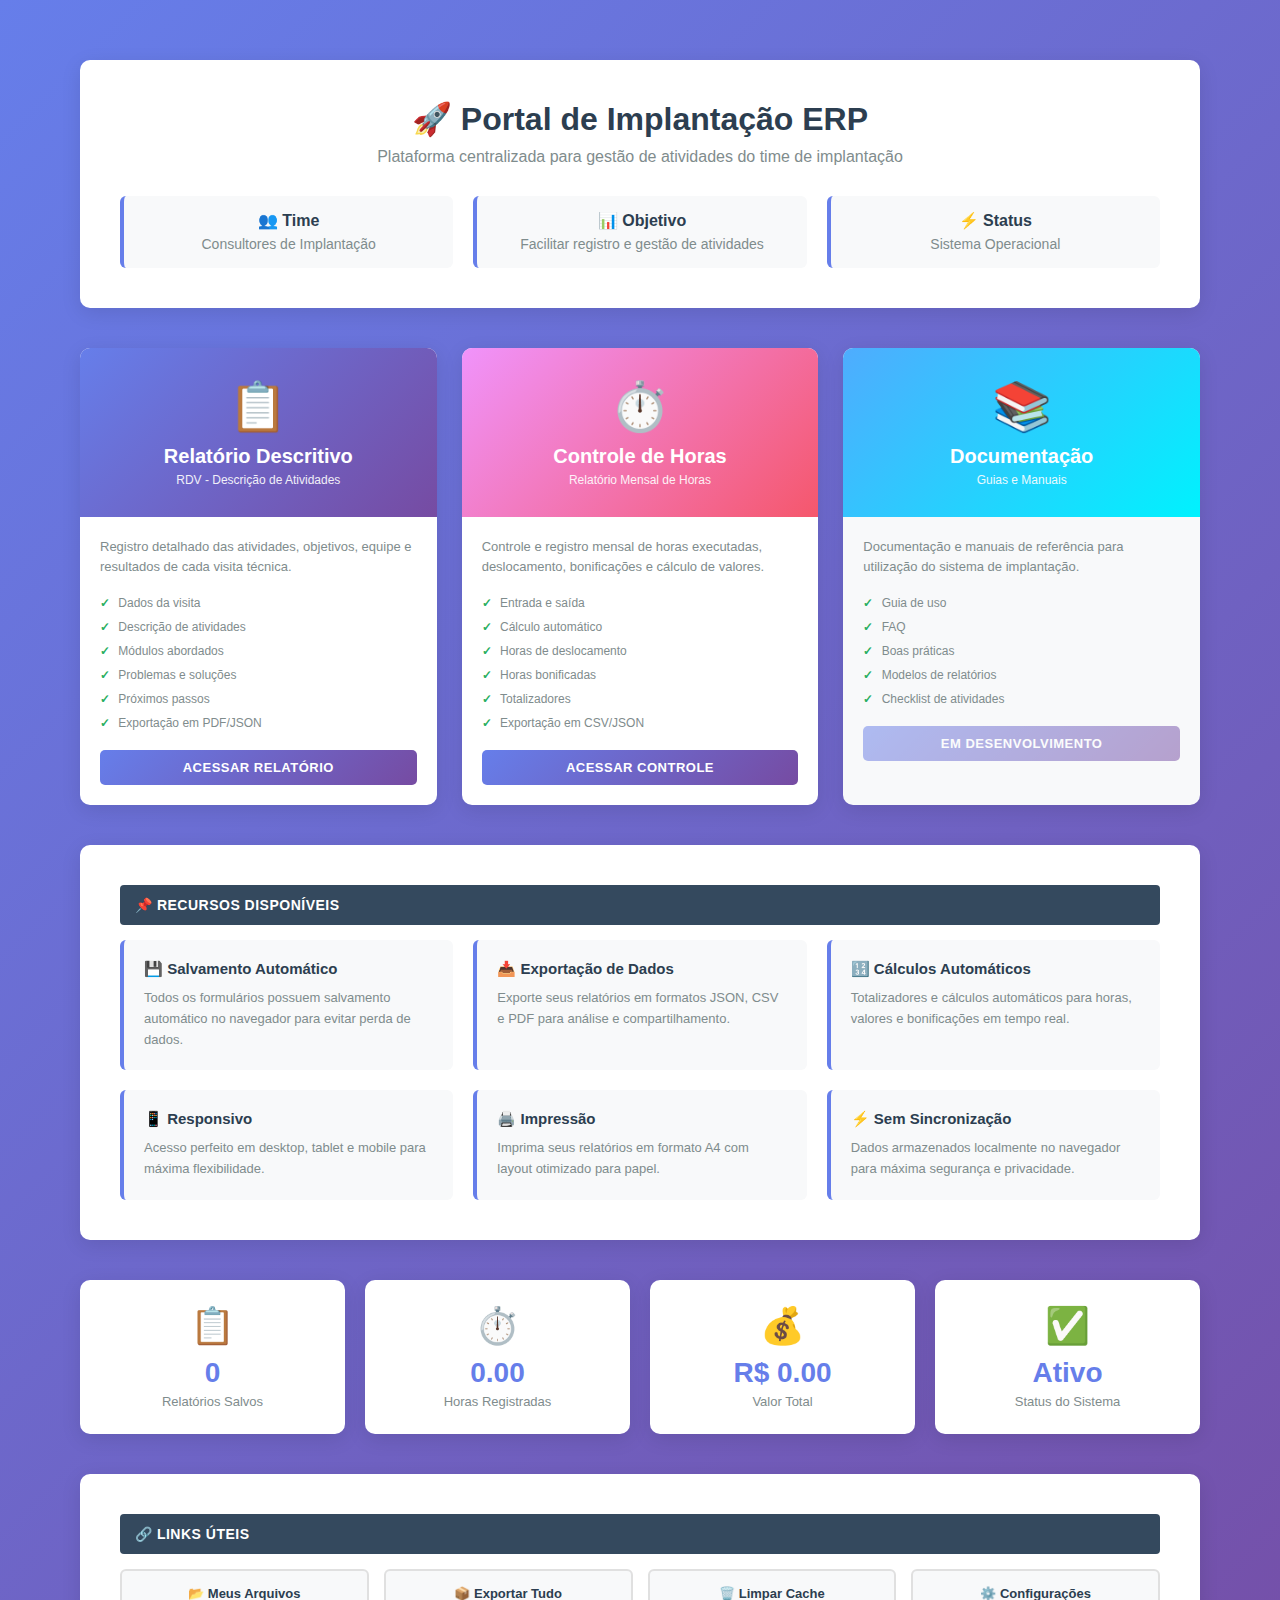
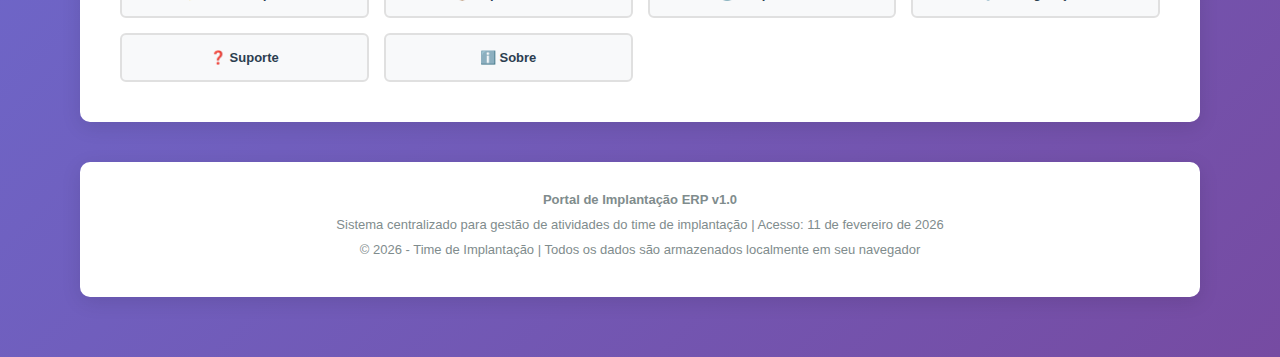
<file: index.html>
<!DOCTYPE html>
<html lang="pt-BR">
<head>
    <meta charset="UTF-8">
    <meta name="viewport" content="width=device-width, initial-scale=1.0">
    <title>Portal - Time de Implantação ERP</title>
    <link rel="stylesheet" href="style.css">
</head>
<body class="portal">
    <div class="container">
        <!-- HEADER -->
        <div class="header">
            <h1>🚀 Portal de Implantação ERP</h1>
            <p>Plataforma centralizada para gestão de atividades do time de implantação</p>
            
            <div class="header-info">
                <div class="info-card">
                    <strong>👥 Time</strong>
                    <span>Consultores de Implantação</span>
                </div>
                <div class="info-card">
                    <strong>📊 Objetivo</strong>
                    <span>Facilitar registro e gestão de atividades</span>
                </div>
                <div class="info-card">
                    <strong>⚡ Status</strong>
                    <span>Sistema Operacional</span>
                </div>
            </div>
        </div>

        <!-- MENU PRINCIPAL DE RELATÓRIOS -->
        <div class="main-menu">
            <!-- Card 1: Relatório Descritivo -->
            <a href="rdv-descritivo.html" class="menu-card">
                <div class="menu-card-header">
                    <div class="menu-card-icon">📋</div>
                    <div class="menu-card-title">Relatório Descritivo</div>
                    <div class="menu-card-subtitle">RDV - Descrição de Atividades</div>
                </div>
                <div class="menu-card-body">
                    <p class="menu-card-desc">
                        Registro detalhado das atividades, objetivos, equipe e resultados de cada visita técnica.
                    </p>
                    <ul class="menu-card-features">
                        <li>Dados da visita</li>
                        <li>Descrição de atividades</li>
                        <li>Módulos abordados</li>
                        <li>Problemas e soluções</li>
                        <li>Próximos passos</li>
                        <li>Exportação em PDF/JSON</li>
                    </ul>
                    <button class="menu-card-btn">Acessar Relatório</button>
                </div>
            </a>

            <!-- Card 2: Controle de Horas -->
            <a href="rdv-horas.html" class="menu-card">
                <div class="menu-card-header" style="background: linear-gradient(135deg, #f093fb 0%, #f5576c 100%);">
                    <div class="menu-card-icon">⏱️</div>
                    <div class="menu-card-title">Controle de Horas</div>
                    <div class="menu-card-subtitle">Relatório Mensal de Horas</div>
                </div>
                <div class="menu-card-body">
                    <p class="menu-card-desc">
                        Controle e registro mensal de horas executadas, deslocamento, bonificações e cálculo de valores.
                    </p>
                    <ul class="menu-card-features">
                        <li>Entrada e saída</li>
                        <li>Cálculo automático</li>
                        <li>Horas de deslocamento</li>
                        <li>Horas bonificadas</li>
                        <li>Totalizadores</li>
                        <li>Exportação em CSV/JSON</li>
                    </ul>
                    <button class="menu-card-btn">Acessar Controle</button>
                </div>
            </a>

            <!-- Card 3: Documentação -->
            <div class="menu-card" style="background-color: #f8f9fa; cursor: default;">
                <div class="menu-card-header" style="background: linear-gradient(135deg, #4facfe 0%, #00f2fe 100%);">
                    <div class="menu-card-icon">📚</div>
                    <div class="menu-card-title">Documentação</div>
                    <div class="menu-card-subtitle">Guias e Manuais</div>
                </div>
                <div class="menu-card-body">
                    <p class="menu-card-desc">
                        Documentação e manuais de referência para utilização do sistema de implantação.
                    </p>
                    <ul class="menu-card-features">
                        <li>Guia de uso</li>
                        <li>FAQ</li>
                        <li>Boas práticas</li>
                        <li>Modelos de relatórios</li>
                        <li>Checklist de atividades</li>
                    </ul>
                    <button class="menu-card-btn" style="opacity: 0.5; cursor: not-allowed;">Em Desenvolvimento</button>
                </div>
            </div>
        </div>

        <!-- SEÇÃO DE RECURSOS -->
        <div class="resources-section">
            <h2 class="section-title">📌 Recursos Disponíveis</h2>
            <div class="resources-grid">
                <div class="resource-item">
                    <h3>💾 Salvamento Automático</h3>
                    <p>Todos os formulários possuem salvamento automático no navegador para evitar perda de dados.</p>
                </div>
                <div class="resource-item">
                    <h3>📥 Exportação de Dados</h3>
                    <p>Exporte seus relatórios em formatos JSON, CSV e PDF para análise e compartilhamento.</p>
                </div>
                <div class="resource-item">
                    <h3>🔢 Cálculos Automáticos</h3>
                    <p>Totalizadores e cálculos automáticos para horas, valores e bonificações em tempo real.</p>
                </div>
                <div class="resource-item">
                    <h3>📱 Responsivo</h3>
                    <p>Acesso perfeito em desktop, tablet e mobile para máxima flexibilidade.</p>
                </div>
                <div class="resource-item">
                    <h3>🖨️ Impressão</h3>
                    <p>Imprima seus relatórios em formato A4 com layout otimizado para papel.</p>
                </div>
                <div class="resource-item">
                    <h3>⚡ Sem Sincronização</h3>
                    <p>Dados armazenados localmente no navegador para máxima segurança e privacidade.</p>
                </div>
            </div>
        </div>

        <!-- SEÇÃO DE ESTATÍSTICAS -->
        <div class="stats-section">
            <div class="stat-card">
                <div class="stat-card-icon">📋</div>
                <div class="stat-card-value" id="relatoriosCount">0</div>
                <div class="stat-card-label">Relatórios Salvos</div>
            </div>
            <div class="stat-card">
                <div class="stat-card-icon">⏱️</div>
                <div class="stat-card-value" id="horasCount">0.00</div>
                <div class="stat-card-label">Horas Registradas</div>
            </div>
            <div class="stat-card">
                <div class="stat-card-icon">💰</div>
                <div class="stat-card-value" id="valorCount">R$ 0.00</div>
                <div class="stat-card-label">Valor Total</div>
            </div>
            <div class="stat-card">
                <div class="stat-card-icon">✅</div>
                <div class="stat-card-value" id="statusCount">Ativo</div>
                <div class="stat-card-label">Status do Sistema</div>
            </div>
        </div>

        <!-- SEÇÃO DE LINKS ÚTEIS -->
        <div class="links-section">
            <h2 class="section-title">🔗 Links Úteis</h2>
            <div class="links-grid">
                <a href="#" class="link-btn" title="Ver arquivos JSON salvos">📂 Meus Arquivos</a>
                <a href="#" class="link-btn" title="Exportar dados em batch">📦 Exportar Tudo</a>
                <a href="#" class="link-btn" title="Limpar dados locais">🗑️ Limpar Cache</a>
                <a href="#" class="link-btn" title="Configurações do sistema">⚙️ Configurações</a>
                <a href="#" class="link-btn" title="Obter suporte">❓ Suporte</a>
                <a href="#" class="link-btn" title="Informações sobre o sistema">ℹ️ Sobre</a>
            </div>
        </div>

        <!-- FOOTER -->
        <div class="footer">
            <p><strong>Portal de Implantação ERP v1.0</strong></p>
            <p>Sistema centralizado para gestão de atividades do time de implantação | Acesso: 11 de fevereiro de 2026</p>
            <p>© 2026 - Time de Implantação | Todos os dados são armazenados localmente em seu navegador</p>
        </div>
    </div>

    <script>
        // Carregar estatísticas ao abrir a página
        window.addEventListener('DOMContentLoaded', function() {
            atualizarEstatisticas();
        });

        function atualizarEstatisticas() {
            // Buscar dados do localStorage
            const relatorioData = localStorage.getItem('relatorioFormData');
            const horasData = localStorage.getItem('horasFormData');

            // Contar relatórios
            let relatoriosCount = 0;
            if (relatorioData) {
                try {
                    const dados = JSON.parse(relatorioData);
                    relatoriosCount = 1; // Contagem simplificada
                } catch (e) {
                    console.log('Erro ao carregar dados de relatório');
                }
            }

            // Buscar horas e valores
            let totalHoras = 0;
            let totalValor = 0;
            if (horasData) {
                try {
                    const dados = JSON.parse(horasData);
                    totalHoras = parseFloat(dados.totais.totalHoras) || 0;
                    totalValor = parseFloat(dados.totais.totalGeral) || 0;
                } catch (e) {
                    console.log('Erro ao carregar dados de horas');
                }
            }

            // Atualizar exibição
            document.getElementById('relatoriosCount').textContent = relatoriosCount;
            document.getElementById('horasCount').textContent = totalHoras.toFixed(2);
            document.getElementById('valorCount').textContent = 'R$ ' + totalValor.toFixed(2);
            document.getElementById('statusCount').textContent = 'Ativo';
        }

        // Adicionar eventos aos links úteis (você pode implementar funcionalidades depois)
        document.querySelectorAll('.link-btn').forEach(btn => {
            btn.addEventListener('click', function(e) {
                if (this.textContent.includes('Desenvolvimento')) {
                    e.preventDefault();
                } else if (this.textContent.includes('Meus Arquivos')) {
                    e.preventDefault();
                    alert('Funcionalidade em desenvolvimento');
                } else if (this.textContent.includes('Exportar Tudo')) {
                    e.preventDefault();
                    alert('Funcionalidade em desenvolvimento');
                } else if (this.textContent.includes('Limpar Cache')) {
                    e.preventDefault();
                    if (confirm('Tem certeza que deseja limpar todos os dados salvos?')) {
                        localStorage.clear();
                        alert('✓ Dados limpos com sucesso');
                        atualizarEstatisticas();
                    }
                }
            });
        });
    </script>
</body>
</html>
</file>
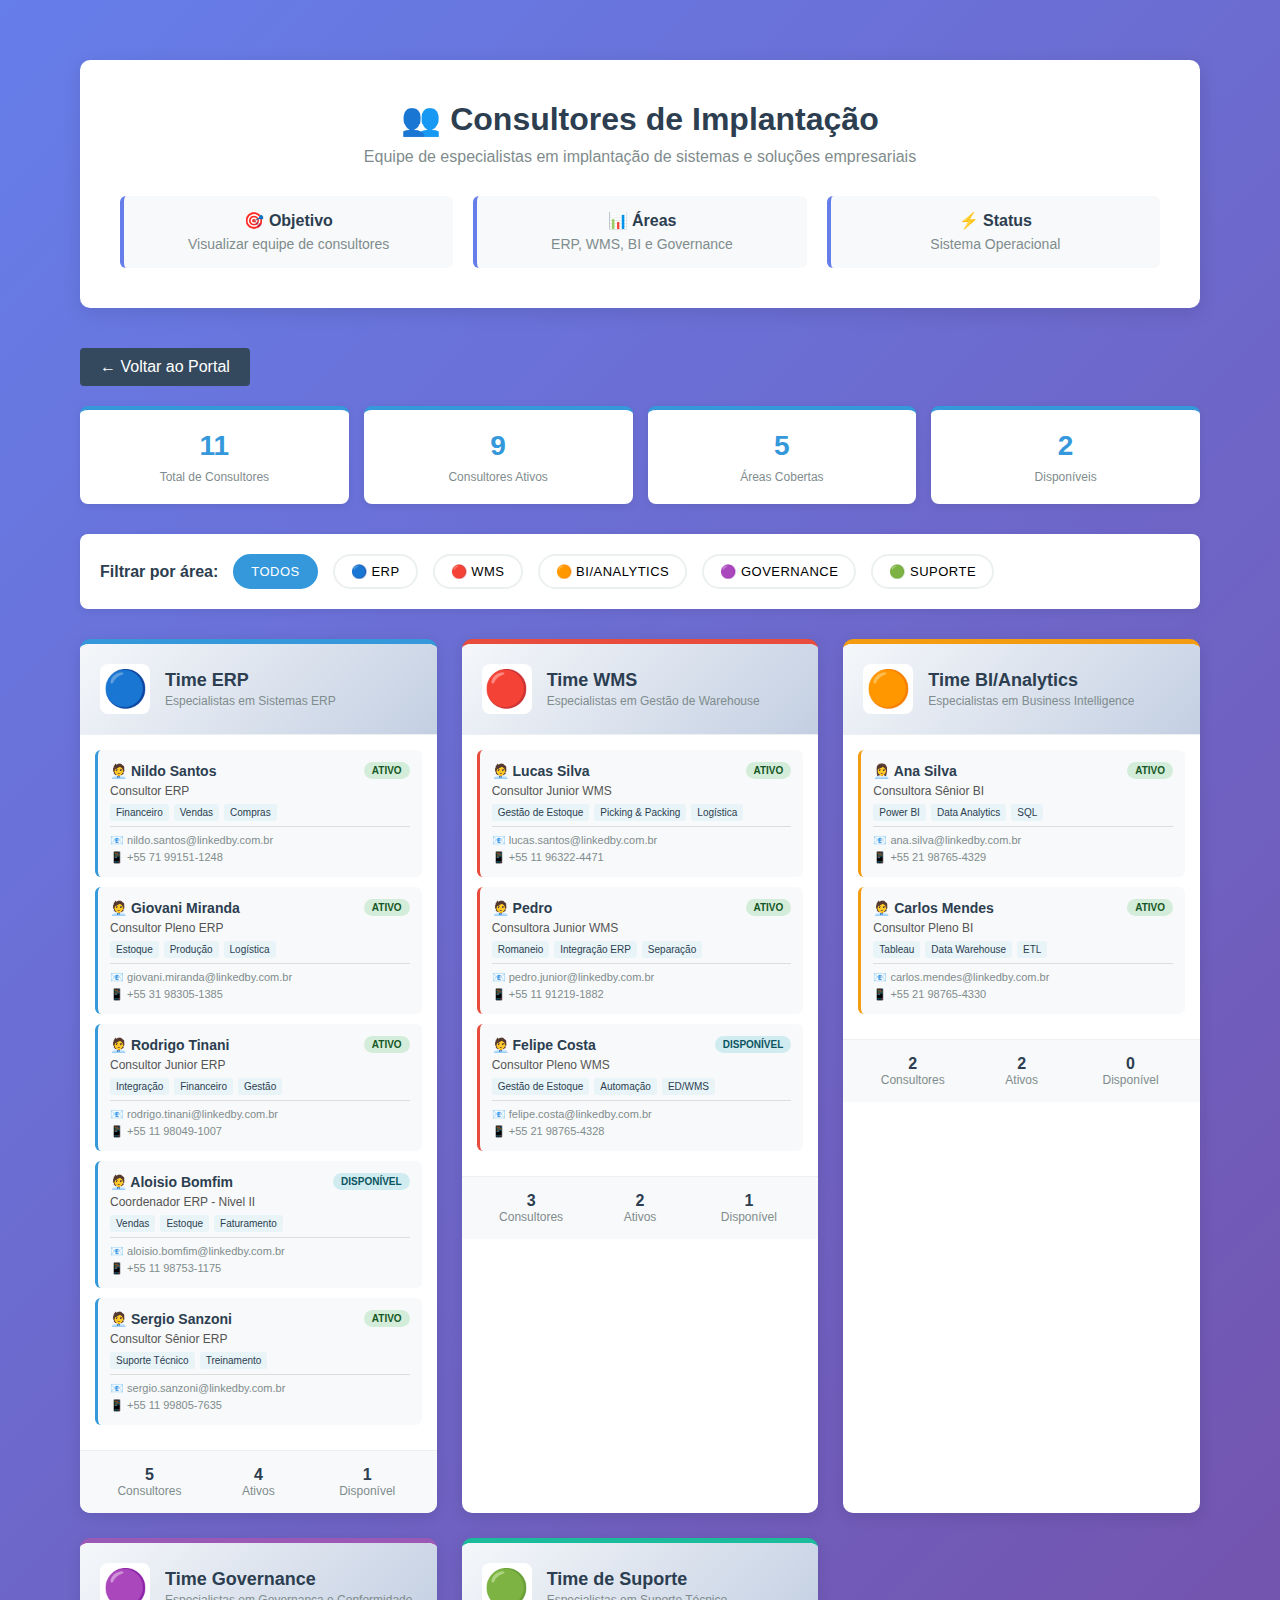
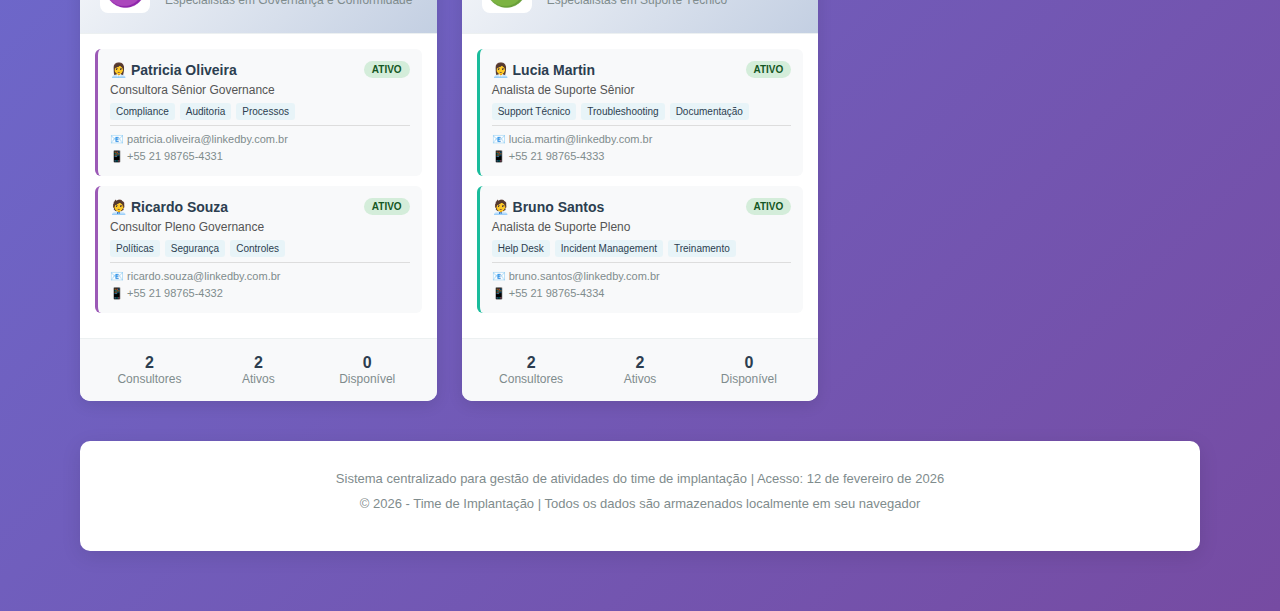
<file: consultores.html>
<!DOCTYPE html>
<html lang="pt-BR">
<head>
    <meta charset="UTF-8">
    <meta name="viewport" content="width=device-width, initial-scale=1.0">
    <title>Consultores de Implantação - Portal RDV</title>
    <link rel="stylesheet" href="style.css">
    <style>
        .consultores-page {
            background-color: #f5f5f5;
        }

        .filter-section {
            background: white;
            padding: 20px;
            border-radius: 8px;
            margin-bottom: 30px;
            box-shadow: 0 2px 8px rgba(0,0,0,0.08);
            display: flex;
            gap: 15px;
            flex-wrap: wrap;
            align-items: center;
        }

        .filter-label {
            font-weight: bold;
            color: #2c3e50;
        }

        .filter-btn {
            padding: 8px 16px;
            border: 2px solid #ecf0f1;
            background-color: white;
            border-radius: 20px;
            cursor: pointer;
            transition: all 0.3s;
            font-size: 13px;
            font-weight: 500;
        }

        .filter-btn:hover {
            border-color: #3498db;
            color: #3498db;
        }

        .filter-btn.active {
            background-color: #3498db;
            color: white;
            border-color: #3498db;
        }

        .areas-grid {
            display: grid;
            grid-template-columns: repeat(auto-fit, minmax(320px, 1fr));
            gap: 25px;
            margin-bottom: 40px;
        }

        .area-card {
            background: white;
            border-radius: 10px;
            overflow: hidden;
            box-shadow: 0 4px 15px rgba(0,0,0,0.1);
            transition: all 0.3s ease;
            border-top: 5px solid #3498db;
        }

        .area-card:hover {
            box-shadow: 0 8px 25px rgba(0,0,0,0.15);
            transform: translateY(-5px);
        }

        .area-card.erp {
            border-top-color: #3498db;
        }

        .area-card.wms {
            border-top-color: #e74c3c;
        }

        .area-card.bi {
            border-top-color: #f39c12;
        }

        .area-card.governance {
            border-top-color: #9b59b6;
        }

        .area-card.support {
            border-top-color: #1abc9c;
        }

        .area-header {
            padding: 20px;
            background: linear-gradient(135deg, #f5f7fa 0%, #c3cfe2 100%);
            display: flex;
            align-items: center;
            gap: 15px;
            border-bottom: 1px solid #ecf0f1;
        }

        .area-icon {
            font-size: 36px;
            width: 50px;
            height: 50px;
            display: flex;
            align-items: center;
            justify-content: center;
            background: white;
            border-radius: 8px;
        }

        .area-info h3 {
            color: #2c3e50;
            font-size: 18px;
            margin-bottom: 3px;
        }

        .area-info p {
            color: #7f8c8d;
            font-size: 12px;
        }

        .consultants-list {
            padding: 15px;
        }

        .consultant-item {
            padding: 12px;
            margin-bottom: 10px;
            background-color: #f8f9fa;
            border-radius: 6px;
            border-left: 3px solid #3498db;
            transition: all 0.3s;
        }

        .consultant-item.wms {
            border-left-color: #e74c3c;
        }

        .consultant-item.bi {
            border-left-color: #f39c12;
        }

        .consultant-item.governance {
            border-left-color: #9b59b6;
        }

        .consultant-item.support {
            border-left-color: #1abc9c;
        }

        .consultant-item:hover {
            background-color: #ecf0f1;
            padding-left: 15px;
        }

        .consultant-name {
            font-weight: bold;
            color: #2c3e50;
            font-size: 14px;
            margin-bottom: 5px;
            display: flex;
            align-items: center;
            gap: 8px;
            justify-content: space-between;
        }

        .consultant-role {
            color: #555;
            font-size: 12px;
            margin-bottom: 3px;
        }

        .consultant-contact {
            font-size: 11px;
            color: #7f8c8d;
            line-height: 1.5;
            margin-top: 5px;
            padding-top: 5px;
            border-top: 1px solid #ddd;
        }

        .consultant-status {
            display: inline-block;
            padding: 3px 8px;
            border-radius: 12px;
            font-size: 10px;
            font-weight: bold;
        }

        .status-ativo {
            background-color: #d4edda;
            color: #155724;
        }

        .status-disponivel {
            background-color: #d1ecf1;
            color: #0c5460;
        }

        .specializations {
            display: flex;
            gap: 5px;
            flex-wrap: wrap;
            margin-top: 6px;
        }

        .specialization {
            display: inline-block;
            background-color: #e8f4f8;
            color: #2c3e50;
            padding: 3px 6px;
            border-radius: 3px;
            font-size: 10px;
            white-space: nowrap;
        }

        .area-stats {
            padding: 15px;
            background-color: #f8f9fa;
            border-top: 1px solid #ecf0f1;
            font-size: 12px;
            color: #7f8c8d;
            display: flex;
            justify-content: space-around;
            text-align: center;
        }

        .stat-item {
            flex: 1;
        }

        .stat-number {
            font-weight: bold;
            font-size: 16px;
            color: #2c3e50;
        }

        .back-link {
            display: inline-block;
            margin-bottom: 20px;
            padding: 10px 20px;
            background-color: #34495e;
            color: white;
            text-decoration: none;
            border-radius: 4px;
            transition: background-color 0.3s;
        }

        .back-link:hover {
            background-color: #2c3e50;
        }

        .general-stats {
            display: grid;
            grid-template-columns: repeat(auto-fit, minmax(150px, 1fr));
            gap: 15px;
            margin-bottom: 30px;
        }

        .stat-card {
            background: white;
            padding: 20px;
            border-radius: 8px;
            text-align: center;
            box-shadow: 0 2px 8px rgba(0,0,0,0.08);
            border-top: 4px solid #3498db;
        }

        .stat-card .number {
            font-size: 28px;
            font-weight: bold;
            color: #3498db;
            margin-bottom: 8px;
        }

        .stat-card .label {
            color: #7f8c8d;
            font-size: 12px;
        }

        .no-consultants {
            text-align: center;
            padding: 20px;
            color: #7f8c8d;
            font-style: italic;
        }

        @media (max-width: 768px) {
            .areas-grid {
                grid-template-columns: 1fr;
            }

            .filter-section {
                flex-direction: column;
                align-items: flex-start;
            }
        }
    </style>
</head>
<body class="portal consultores-page">
    <div class="container">
        <!-- HEADER -->
        <div class="header">
            <h1>👥 Consultores de Implantação</h1>
            <p>Equipe de especialistas em implantação de sistemas e soluções empresariais</p>
            
            <div class="header-info">
                <div class="info-card">
                    <strong>🎯 Objetivo</strong>
                    <span>Visualizar equipe de consultores</span>
                </div>
                <div class="info-card">
                    <strong>📊 Áreas</strong>
                    <span>ERP, WMS, BI e Governance</span>
                </div>
                <div class="info-card">
                    <strong>⚡ Status</strong>
                    <span>Sistema Operacional</span>
                </div>
            </div>
        </div>

        <!-- VOLTAR PARA INÍCIO -->
        <a href="index.html" class="back-link">← Voltar ao Portal</a>

        <!-- ESTATÍSTICAS GERAIS -->
        <div class="general-stats">
            <div class="stat-card">
                <div class="number">11</div>
                <div class="label">Total de Consultores</div>
            </div>
            <div class="stat-card">
                <div class="number">9</div>
                <div class="label">Consultores Ativos</div>
            </div>
            <div class="stat-card">
                <div class="number">5</div>
                <div class="label">Áreas Cobertas</div>
            </div>
            <div class="stat-card">
                <div class="number">2</div>
                <div class="label">Disponíveis</div>
            </div>
        </div>

        <!-- FILTRO POR ÁREA -->
        <div class="filter-section">
            <span class="filter-label">Filtrar por área:</span>
            <button class="filter-btn active" data-filter="all">Todos</button>
            <button class="filter-btn" data-filter="erp">🔵 ERP</button>
            <button class="filter-btn" data-filter="wms">🔴 WMS</button>
            <button class="filter-btn" data-filter="bi">🟠 BI/Analytics</button>
            <button class="filter-btn" data-filter="governance">🟣 Governance</button>
            <button class="filter-btn" data-filter="support">🟢 Suporte</button>
        </div>

        <!-- ÁREAS E CONSULTORES -->
        <div class="areas-grid">
            <!-- ÁREA: ERP -->
            <div class="area-card erp" data-area="erp">
                <div class="area-header">
                    <div class="area-icon">🔵</div>
                    <div class="area-info">
                        <h3>Time ERP</h3>
                        <p>Especialistas em Sistemas ERP</p>
                    </div>
                </div>

                <div class="consultants-list">
                    <!-- Consultor: Nildo Santos -->
                    <div class="consultant-item erp">
                        <div class="consultant-name">
                            🧑‍💼 Nildo Santos
                            <span class="consultant-status status-ativo">ATIVO</span>
                        </div>
                        <div class="consultant-role">Consultor ERP</div>
                        <div class="specializations">
                            <span class="specialization">Financeiro</span>
                            <span class="specialization">Vendas</span>
                            <span class="specialization">Compras</span>
                        </div>
                        <div class="consultant-contact">
                            📧 nildo.santos@linkedby.com.br<br>
                            📱 +55 71 99151-1248
                        </div>
                    </div>

                    <!-- Consultor: Giovani Miranda -->
                    <div class="consultant-item erp">
                        <div class="consultant-name">
                            🧑‍💼 Giovani Miranda
                            <span class="consultant-status status-ativo">ATIVO</span>
                        </div>
                        <div class="consultant-role">Consultor Pleno ERP</div>
                        <div class="specializations">
                            <span class="specialization">Estoque</span>
                            <span class="specialization">Produção</span>
                            <span class="specialization">Logística</span>
                        </div>
                        <div class="consultant-contact">
                            📧 giovani.miranda@linkedby.com.br<br>
                            📱 +55 31 98305-1385
                        </div>
                    </div>

                    <!-- Consultor: Rodrigo Tinani -->
                    <div class="consultant-item erp">
                        <div class="consultant-name">
                            🧑‍💼 Rodrigo Tinani
                            <span class="consultant-status status-ativo">ATIVO</span>
                        </div>
                        <div class="consultant-role">Consultor Junior ERP</div>
                        <div class="specializations">
                            <span class="specialization">Integração</span>
                            <span class="specialization">Financeiro</span>
                            <span class="specialization">Gestão</span>
                        </div>
                        <div class="consultant-contact">
                            📧 rodrigo.tinani@linkedby.com.br<br>
                            📱 +55 11 98049-1007
                        </div>
                    </div>

                    <!-- Consultor: Aloisio Bomfim -->
                    <div class="consultant-item erp">
                        <div class="consultant-name">
                            🧑‍💼 Aloisio Bomfim
                            <span class="consultant-status status-disponivel">DISPONÍVEL</span>
                        </div>
                        <div class="consultant-role">Coordenador ERP - Nivel II</div>
                        <div class="specializations">
                            <span class="specialization">Vendas</span>
                            <span class="specialization">Estoque</span>
                            <span class="specialization">Faturamento</span>
                        </div>
                        <div class="consultant-contact">
                            📧 aloisio.bomfim@linkedby.com.br<br>
                            📱 +55 11 98753-1175
                        </div>
                    </div>

                    <!-- Consultor: Sergio Sanzoni -->
                    <div class="consultant-item erp">
                        <div class="consultant-name">
                            🧑‍💼 Sergio Sanzoni
                            <span class="consultant-status status-ativo">ATIVO</span>
                        </div>
                        <div class="consultant-role">Consultor Sênior ERP</div>
                        <div class="specializations">
                            <span class="specialization">Suporte Técnico</span>
                            <span class="specialization">Treinamento</span>
                        </div>
                        <div class="consultant-contact">
                            📧 sergio.sanzoni@linkedby.com.br<br>
                            📱 +55 11 99805-7635
                        </div>
                    </div>
                </div>

                <div class="area-stats">
                    <div class="stat-item">
                        <div class="stat-number">5</div>
                        <div>Consultores</div>
                    </div>
                    <div class="stat-item">
                        <div class="stat-number">4</div>
                        <div>Ativos</div>
                    </div>
                    <div class="stat-item">
                        <div class="stat-number">1</div>
                        <div>Disponível</div>
                    </div>
                </div>
            </div>

            <!-- ÁREA: WMS -->
            <div class="area-card wms" data-area="wms">
                <div class="area-header">
                    <div class="area-icon">🔴</div>
                    <div class="area-info">
                        <h3>Time WMS</h3>
                        <p>Especialistas em Gestão de Warehouse</p>
                    </div>
                </div>

                <div class="consultants-list">
                    <!-- Consultor: Lucas Silva -->
                    <div class="consultant-item wms">
                        <div class="consultant-name">
                            🧑‍💼 Lucas Silva
                            <span class="consultant-status status-ativo">ATIVO</span>
                        </div>
                        <div class="consultant-role">Consultor Junior WMS</div>
                        <div class="specializations">
                            <span class="specialization">Gestão de Estoque</span>
                            <span class="specialization">Picking & Packing</span>
                            <span class="specialization">Logística</span>
                        </div>
                        <div class="consultant-contact">
                            📧 lucas.santos@linkedby.com.br<br>
                            📱 +55 11 96322-4471
                        </div>
                    </div>

                    <!-- Consultor: Pedro  -->
                    <div class="consultant-item wms">
                        <div class="consultant-name">
                            🧑‍💼 Pedro
                            <span class="consultant-status status-ativo">ATIVO</span>
                        </div>
                        <div class="consultant-role">Consultora Junior WMS</div>
                        <div class="specializations">
                            <span class="specialization">Romaneio</span>
                            <span class="specialization">Integração ERP</span>
                            <span class="specialization">Separação</span>
                        </div>
                        <div class="consultant-contact">
                            📧 pedro.junior@linkedby.com.br<br>
                            📱 +55 11 91219-1882
                        </div>
                    </div>

                    <!-- Consultor: Felipe Costa -->
                    <div class="consultant-item wms">
                        <div class="consultant-name">
                            🧑‍💼 Felipe Costa
                            <span class="consultant-status status-disponivel">DISPONÍVEL</span>
                        </div>
                        <div class="consultant-role">Consultor Pleno WMS</div>
                        <div class="specializations">
                            <span class="specialization">Gestão de Estoque</span>
                            <span class="specialization">Automação</span>
                            <span class="specialization">ED/WMS</span>
                        </div>
                        <div class="consultant-contact">
                            📧 felipe.costa@linkedby.com.br<br>
                            📱 +55 21 98765-4328
                        </div>
                    </div>
                </div>

                <div class="area-stats">
                    <div class="stat-item">
                        <div class="stat-number">3</div>
                        <div>Consultores</div>
                    </div>
                    <div class="stat-item">
                        <div class="stat-number">2</div>
                        <div>Ativos</div>
                    </div>
                    <div class="stat-item">
                        <div class="stat-number">1</div>
                        <div>Disponível</div>
                    </div>
                </div>
            </div>

            <!-- ÁREA: BI/ANALYTICS -->
            <div class="area-card bi" data-area="bi">
                <div class="area-header">
                    <div class="area-icon">🟠</div>
                    <div class="area-info">
                        <h3>Time BI/Analytics</h3>
                        <p>Especialistas em Business Intelligence</p>
                    </div>
                </div>

                <div class="consultants-list">
                    <!-- Consultor: Ana Silva -->
                    <div class="consultant-item bi">
                        <div class="consultant-name">
                            👩‍💼 Ana Silva
                            <span class="consultant-status status-ativo">ATIVO</span>
                        </div>
                        <div class="consultant-role">Consultora Sênior BI</div>
                        <div class="specializations">
                            <span class="specialization">Power BI</span>
                            <span class="specialization">Data Analytics</span>
                            <span class="specialization">SQL</span>
                        </div>
                        <div class="consultant-contact">
                            📧 ana.silva@linkedby.com.br<br>
                            📱 +55 21 98765-4329
                        </div>
                    </div>

                    <!-- Consultor: Carlos Mendes -->
                    <div class="consultant-item bi">
                        <div class="consultant-name">
                            🧑‍💼 Carlos Mendes
                            <span class="consultant-status status-ativo">ATIVO</span>
                        </div>
                        <div class="consultant-role">Consultor Pleno BI</div>
                        <div class="specializations">
                            <span class="specialization">Tableau</span>
                            <span class="specialization">Data Warehouse</span>
                            <span class="specialization">ETL</span>
                        </div>
                        <div class="consultant-contact">
                            📧 carlos.mendes@linkedby.com.br<br>
                            📱 +55 21 98765-4330
                        </div>
                    </div>
                </div>

                <div class="area-stats">
                    <div class="stat-item">
                        <div class="stat-number">2</div>
                        <div>Consultores</div>
                    </div>
                    <div class="stat-item">
                        <div class="stat-number">2</div>
                        <div>Ativos</div>
                    </div>
                    <div class="stat-item">
                        <div class="stat-number">0</div>
                        <div>Disponível</div>
                    </div>
                </div>
            </div>

            <!-- ÁREA: GOVERNANCE -->
            <div class="area-card governance" data-area="governance">
                <div class="area-header">
                    <div class="area-icon">🟣</div>
                    <div class="area-info">
                        <h3>Time Governance</h3>
                        <p>Especialistas em Governança e Conformidade</p>
                    </div>
                </div>

                <div class="consultants-list">
                    <!-- Consultor: Patricia Oliveira -->
                    <div class="consultant-item governance">
                        <div class="consultant-name">
                            👩‍💼 Patricia Oliveira
                            <span class="consultant-status status-ativo">ATIVO</span>
                        </div>
                        <div class="consultant-role">Consultora Sênior Governance</div>
                        <div class="specializations">
                            <span class="specialization">Compliance</span>
                            <span class="specialization">Auditoria</span>
                            <span class="specialization">Processos</span>
                        </div>
                        <div class="consultant-contact">
                            📧 patricia.oliveira@linkedby.com.br<br>
                            📱 +55 21 98765-4331
                        </div>
                    </div>

                    <!-- Consultor: Ricardo Souza -->
                    <div class="consultant-item governance">
                        <div class="consultant-name">
                            🧑‍💼 Ricardo Souza
                            <span class="consultant-status status-ativo">ATIVO</span>
                        </div>
                        <div class="consultant-role">Consultor Pleno Governance</div>
                        <div class="specializations">
                            <span class="specialization">Políticas</span>
                            <span class="specialization">Segurança</span>
                            <span class="specialization">Controles</span>
                        </div>
                        <div class="consultant-contact">
                            📧 ricardo.souza@linkedby.com.br<br>
                            📱 +55 21 98765-4332
                        </div>
                    </div>
                </div>

                <div class="area-stats">
                    <div class="stat-item">
                        <div class="stat-number">2</div>
                        <div>Consultores</div>
                    </div>
                    <div class="stat-item">
                        <div class="stat-number">2</div>
                        <div>Ativos</div>
                    </div>
                    <div class="stat-item">
                        <div class="stat-number">0</div>
                        <div>Disponível</div>
                    </div>
                </div>
            </div>

            <!-- ÁREA: SUPORTE -->
            <div class="area-card support" data-area="support">
                <div class="area-header">
                    <div class="area-icon">🟢</div>
                    <div class="area-info">
                        <h3>Time de Suporte</h3>
                        <p>Especialistas em Suporte Técnico</p>
                    </div>
                </div>

                <div class="consultants-list">
                    <!-- Consultor: Lu Martin -->
                    <div class="consultant-item support">
                        <div class="consultant-name">
                            👩‍💼 Lucia Martin
                            <span class="consultant-status status-ativo">ATIVO</span>
                        </div>
                        <div class="consultant-role">Analista de Suporte Sênior</div>
                        <div class="specializations">
                            <span class="specialization">Support Técnico</span>
                            <span class="specialization">Troubleshooting</span>
                            <span class="specialization">Documentação</span>
                        </div>
                        <div class="consultant-contact">
                            📧 lucia.martin@linkedby.com.br<br>
                            📱 +55 21 98765-4333
                        </div>
                    </div>

                    <!-- Consultor: Bruno Santos -->
                    <div class="consultant-item support">
                        <div class="consultant-name">
                            🧑‍💼 Bruno Santos
                            <span class="consultant-status status-ativo">ATIVO</span>
                        </div>
                        <div class="consultant-role">Analista de Suporte Pleno</div>
                        <div class="specializations">
                            <span class="specialization">Help Desk</span>
                            <span class="specialization">Incident Management</span>
                            <span class="specialization">Treinamento</span>
                        </div>
                        <div class="consultant-contact">
                            📧 bruno.santos@linkedby.com.br<br>
                            📱 +55 21 98765-4334
                        </div>
                    </div>
                </div>

                <div class="area-stats">
                    <div class="stat-item">
                        <div class="stat-number">2</div>
                        <div>Consultores</div>
                    </div>
                    <div class="stat-item">
                        <div class="stat-number">2</div>
                        <div>Ativos</div>
                    </div>
                    <div class="stat-item">
                        <div class="stat-number">0</div>
                        <div>Disponível</div>
                    </div>
                </div>
            </div>
        </div>

        <!-- FOOTER -->
        <div class="footer">
            <p>Sistema centralizado para gestão de atividades do time de implantação | Acesso: 12 de fevereiro de 2026</p>
            <p>© 2026 - Time de Implantação | Todos os dados são armazenados localmente em seu navegador</p>
        </div>
    </div>

    <script>
        // Filtro de áreas
        document.querySelectorAll('.filter-btn').forEach(btn => {
            btn.addEventListener('click', function() {
                const filter = this.dataset.filter;
                
                // Atualizar botão ativo
                document.querySelectorAll('.filter-btn').forEach(b => b.classList.remove('active'));
                this.classList.add('active');
                
                // Filtrar cards
                document.querySelectorAll('.area-card').forEach(card => {
                    if (filter === 'all' || card.dataset.area === filter) {
                        card.style.display = 'block';
                    } else {
                        card.style.display = 'none';
                    }
                });
            });
        });
    </script>
</body>
</html>
</file>
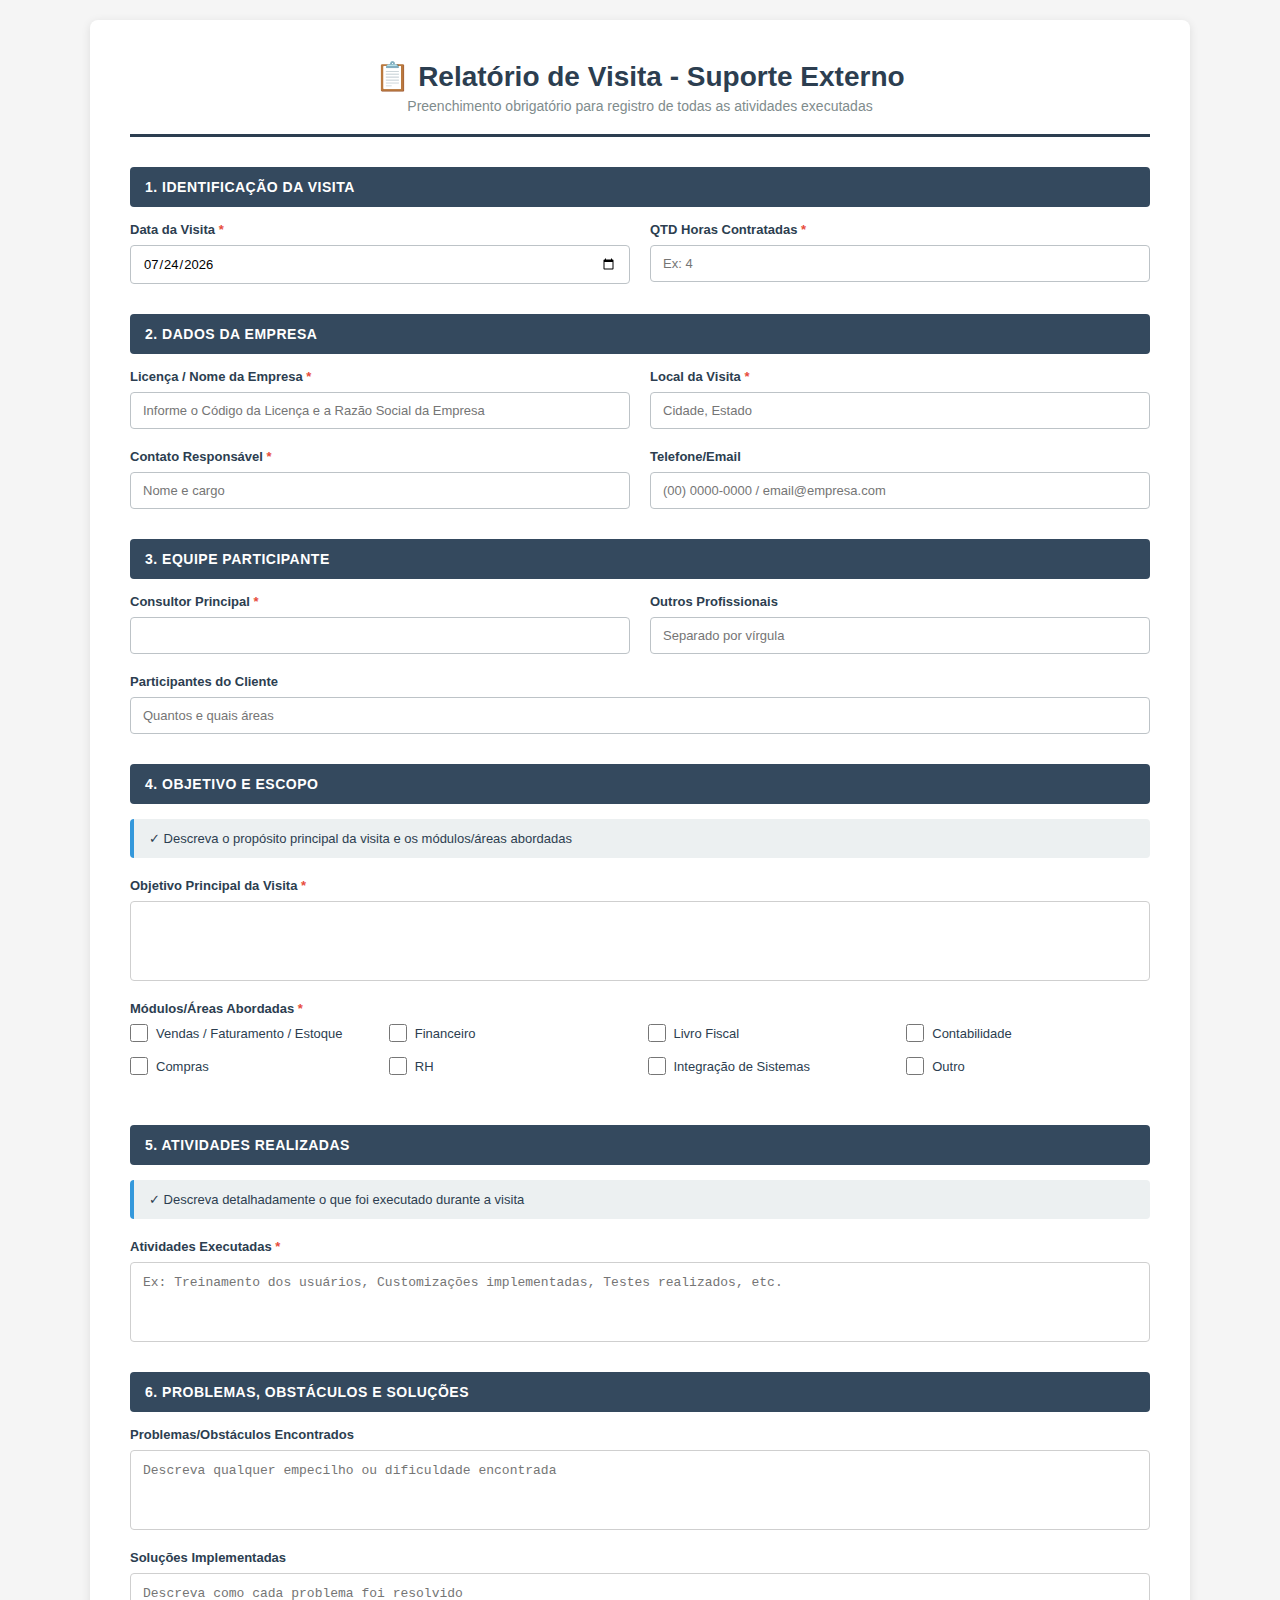
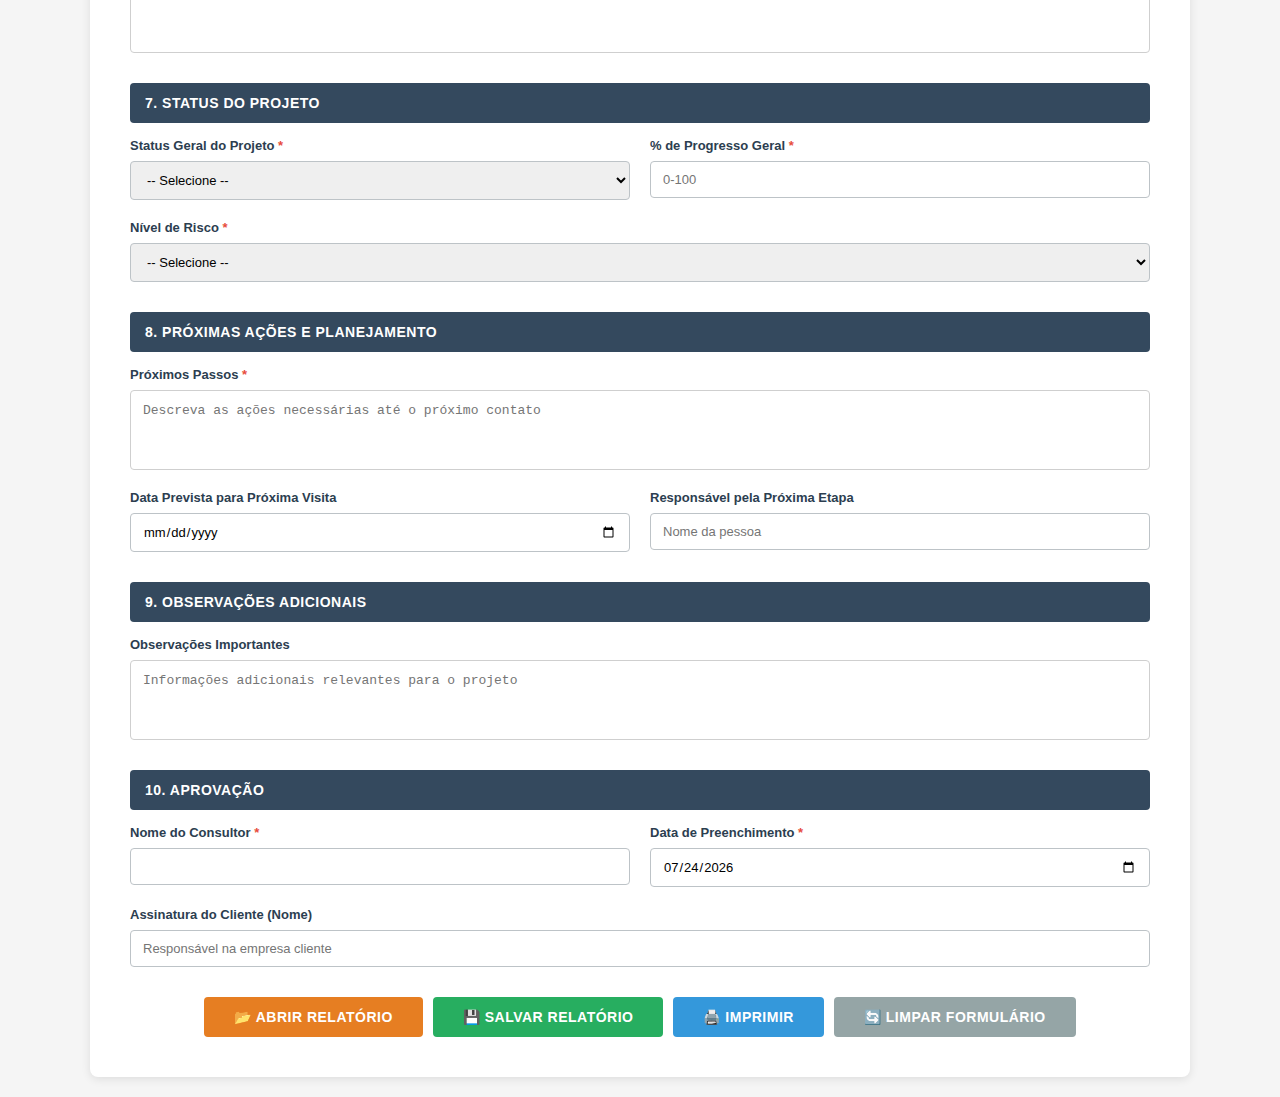
<file: rdv-descritivo.html>
<!DOCTYPE html>
<html lang="pt-BR">
<head>
    <meta charset="UTF-8">
    <meta name="viewport" content="width=device-width, initial-scale=1.0">
    <title>Relatório de Visita - Suporte Externo</title>
    <link rel="stylesheet" href="style.css">
</head>
<body>
    <div class="container">
        <div class="header">
            <h1>📋 Relatório de Visita - Suporte Externo</h1>
            <p>Preenchimento obrigatório para registro de todas as atividades executadas</p>
        </div>
        
        <form id="relatorioForm">
            <!-- SEÇÃO 1: DADOS DA VISITA -->
            <div class="section">
                <div class="section-title">1. Identificação da Visita</div>
                <div class="form-row">
                    <div class="form-group">
                        <label for="dataVisita" class="required">Data da Visita</label>
                        <input type="date" id="dataVisita" name="dataVisita" required>
                    </div>
                    <div class="form-group">
                        <label for="duracao" class="required">QTD Horas Contratadas</label>
                        <input type="number" id="duracao" name="duracao" min="0.5" step="0.5" placeholder="Ex: 4" required>
                    </div>
                </div>
            </div>
            
            <!-- SEÇÃO 2: DADOS DA EMPRESA -->
            <div class="section">
                <div class="section-title">2. Dados da Empresa</div>
                <div class="form-row">
                    <div class="form-group">
                        <label for="nomeEmpresa" class="required">Licença / Nome da Empresa</label>
                        <input type="text" id="nomeEmpresa" name="nomeEmpresa" placeholder="Informe o Código da Licença e a Razão Social da Empresa" required>
                    </div>
                    <div class="form-group">
                        <label for="localVisita" class="required">Local da Visita</label>
                        <input type="text" id="localVisita" name="localVisita" placeholder="Cidade, Estado" required>
                    </div>
                </div>
                <div class="form-row">
                    <div class="form-group">
                        <label for="contatoEmpresa" class="required">Contato Responsável</label>
                        <input type="text" id="contatoEmpresa" name="contatoEmpresa" placeholder="Nome e cargo">
                    </div>
                    <div class="form-group">
                        <label for="telefone">Telefone/Email</label>
                        <input type="text" id="telefone" name="telefone" placeholder="(00) 0000-0000 / email@empresa.com">
                    </div>
                </div>
            </div>
            
            <!-- SEÇÃO 3: EQUIPE -->
            <div class="section">
                <div class="section-title">3. Equipe Participante</div>
                <div class="form-row">
                    <div class="form-group">
                        <label for="consultorPrincipal" class="required">Consultor Principal</label>
                        <input type="text" id="consultorPrincipal" name="consultorPrincipal" required>
                    </div>
                    <div class="form-group">
                        <label for="outrosProfissionais">Outros Profissionais</label>
                        <input type="text" id="outrosProfissionais" name="outrosProfissionais" placeholder="Separado por vírgula">
                    </div>
                </div>
                <div class="form-row">
                    <div class="form-group">
                        <label for="participantesCliente">Participantes do Cliente</label>
                        <input type="text" id="participantesCliente" name="participantesCliente" placeholder="Quantos e quais áreas">
                    </div>
                </div>
            </div>
            
            <!-- SEÇÃO 4: OBJETIVO E ESCOPO -->
            <div class="section">
                <div class="section-title">4. Objetivo e Escopo</div>
                <div class="info-box">
                    ✓ Descreva o propósito principal da visita e os módulos/áreas abordadas
                </div>
                <div class="form-row">
                    <div class="form-group form-row-full">
                        <label for="objetivo" class="required">Objetivo Principal da Visita</label>
                        <textarea id="objetivo" name="objetivo" required></textarea>
                    </div>
                </div>
                <div class="form-group">
                    <label class="required">Módulos/Áreas Abordadas</label>
                    <div class="checkbox-group">
                        <div class="checkbox-item">
                            <input type="checkbox" id="modulo_financeiro" name="modulos" value="Financeiro">
                            <label for="modulo_financeiro">Vendas / Faturamento / Estoque</label>
                        </div>
                        <div class="checkbox-item">
                            <input type="checkbox" id="modulo_vendas" name="modulos" value="Vendas">
                            <label for="modulo_vendas">Financeiro</label>
                        </div>
                        <div class="checkbox-item">
                            <input type="checkbox" id="modulo_compras" name="modulos" value="Compras">
                            <label for="modulo_compras">Livro Fiscal</label>
                        </div>
                        <div class="checkbox-item">
                            <input type="checkbox" id="modulo_estoque" name="modulos" value="Estoque">
                            <label for="modulo_estoque">Contabilidade</label>
                        </div>
                        <div class="checkbox-item">
                            <input type="checkbox" id="modulo_producao" name="modulos" value="Produção">
                            <label for="modulo_producao">Compras</label>
                        </div>
                        <div class="checkbox-item">
                            <input type="checkbox" id="modulo_rh" name="modulos" value="RH">
                            <label for="modulo_rh">RH</label>
                        </div>
                        <div class="checkbox-item">
                            <input type="checkbox" id="modulo_integracao" name="modulos" value="Integração de Sistemas">
                            <label for="modulo_integracao">Integração de Sistemas</label>
                        </div>
                        <div class="checkbox-item">
                            <input type="checkbox" id="modulo_outro" name="modulos" value="Outro">
                            <label for="modulo_outro">Outro</label>
                        </div>
                    </div>
                </div>
            </div>
            
            <!-- SEÇÃO 5: ATIVIDADES REALIZADAS -->
            <div class="section">
                <div class="section-title">5. Atividades Realizadas</div>
                <div class="info-box">
                    ✓ Descreva detalhadamente o que foi executado durante a visita
                </div>
                <div class="form-row">
                    <div class="form-group form-row-full">
                        <label for="atividades" class="required">Atividades Executadas</label>
                        <textarea id="atividades" name="atividades" placeholder="Ex: Treinamento dos usuários, Customizações implementadas, Testes realizados, etc." required></textarea>
                    </div>
                </div>
            </div>
            
            <!-- SEÇÃO 6: PROBLEMAS E SOLUÇÕES -->
            <div class="section">
                <div class="section-title">6. Problemas, Obstáculos e Soluções</div>
                <div class="form-row">
                    <div class="form-group form-row-full">
                        <label for="problemas">Problemas/Obstáculos Encontrados</label>
                        <textarea id="problemas" name="problemas" placeholder="Descreva qualquer empecilho ou dificuldade encontrada"></textarea>
                    </div>
                </div>
                <div class="form-row">
                    <div class="form-group form-row-full">
                        <label for="solucoes">Soluções Implementadas</label>
                        <textarea id="solucoes" name="solucoes" placeholder="Descreva como cada problema foi resolvido"></textarea>
                    </div>
                </div>
            </div>
            
            <!-- SEÇÃO 7: STATUS E PROGRESSO -->
            <div class="section">
                <div class="section-title">7. Status do Projeto</div>
                <div class="form-row">
                    <div class="form-group">
                        <label for="statusGeral" class="required">Status Geral do Projeto</label>
                        <select id="statusGeral" name="statusGeral" required>
                            <option value="">-- Selecione --</option>
                            <option value="iniciando">Iniciando</option>
                            <option value="configuracao">Em Configuração</option>
                            <option value="treinamento">Em Treinamento</option>
                            <option value="customizacao">Em Customização</option>
                            <option value="testes">Em Testes</option>
                            <option value="producao">Pronto para Produção</option>
                            <option value="producao-live">Em Produção</option>
                            <option value="suporte-pos">Suporte Pós-Implantação</option>
                        </select>
                    </div>
                    <div class="form-group">
                        <label for="percentualProgresso" class="required">% de Progresso Geral</label>
                        <input type="number" id="percentualProgresso" name="percentualProgresso" min="0" max="100" step="5" placeholder="0-100" required>
                    </div>
                </div>
                <div class="form-row">
                    <div class="form-group">
                        <label for="risco" class="required">Nível de Risco</label>
                        <select id="risco" name="risco" required>
                            <option value="">-- Selecione --</option>
                            <option value="baixo">Baixo</option>
                            <option value="medio">Médio</option>
                            <option value="alto">Alto</option>
                        </select>
                    </div>
                </div>
            </div>
            
            <!-- SEÇÃO 8: PRÓXIMAS AÇÕES -->
            <div class="section">
                <div class="section-title">8. Próximas Ações e Planejamento</div>
                <div class="form-row">
                    <div class="form-group form-row-full">
                        <label for="proximasAcoes" class="required">Próximos Passos</label>
                        <textarea id="proximasAcoes" name="proximasAcoes" placeholder="Descreva as ações necessárias até o próximo contato" required></textarea>
                    </div>
                </div>
                <div class="form-row">
                    <div class="form-group">
                        <label for="dataProxima">Data Prevista para Próxima Visita</label>
                        <input type="date" id="dataProxima" name="dataProxima">
                    </div>
                    <div class="form-group">
                        <label for="responsavel">Responsável pela Próxima Etapa</label>
                        <input type="text" id="responsavel" name="responsavel" placeholder="Nome da pessoa">
                    </div>
                </div>
            </div>
            
            <!-- SEÇÃO 9: OBSERVAÇÕES ADICIONAIS -->
            <div class="section">
                <div class="section-title">9. Observações Adicionais</div>
                <div class="form-row">
                    <div class="form-group form-row-full">
                        <label for="observacoes">Observações Importantes</label>
                        <textarea id="observacoes" name="observacoes" placeholder="Informações adicionais relevantes para o projeto"></textarea>
                    </div>
                </div>
            </div>
            
            <!-- SEÇÃO 10: ASSINATURA -->
            <div class="section">
                <div class="section-title">10. Aprovação</div>
                <div class="form-row">
                    <div class="form-group">
                        <label for="assinador" class="required">Nome do Consultor</label>
                        <input type="text" id="assinador" name="assinador" required>
                    </div>
                    <div class="form-group">
                        <label for="dataAssinatura" class="required">Data de Preenchimento</label>
                        <input type="date" id="dataAssinatura" name="dataAssinatura" required>
                    </div>
                </div>
                <div class="form-row">
                    <div class="form-group">
                        <label for="assinadorCliente">Assinatura do Cliente (Nome)</label>
                        <input type="text" id="assinadorCliente" name="assinadorCliente" placeholder="Responsável na empresa cliente">
                    </div>
                </div>
            </div>
            
            <!-- BOTÕES -->
            <div class="button-group">
                <button type="button" class="btn-open" onclick="abrirRelatorio()">📂 Abrir Relatório</button>
                <button type="submit" class="btn-submit">💾 Salvar Relatório</button>
                <button type="button" class="btn-print" onclick="window.print()">🖨️ Imprimir</button>
                <button type="reset" class="btn-reset">🔄 Limpar Formulário</button>
            </div>
            <!-- Input hidden para seleção de arquivo -->
            <input type="file" id="fileInput" style="display: none;" accept=".json" onchange="carregarRelatorioJSON(event)">
        </form>
    </div>
    
    <script>
        const form = document.getElementById('relatorioForm');
        
        // Função para abrir o diálogo de seleção de arquivo
        function abrirRelatorio() {
            document.getElementById('fileInput').click();
        }
        
        // Função para carregar relatório do arquivo JSON
        function carregarRelatorioJSON(event) {
            const file = event.target.files[0];
            if (!file) return;
            
            const reader = new FileReader();
            reader.onload = function(e) {
                try {
                    const data = JSON.parse(e.target.result);
                    
                    // Preencher o formulário com os dados do JSON
                    Object.keys(data).forEach(key => {
                        const field = form.elements[key];
                        if (field) {
                            if (Array.isArray(data[key])) {
                                // Para checkboxes múltiplos
                                data[key].forEach(value => {
                                    const checkbox = form.querySelector(`input[name="${key}"][value="${value}"]`);
                                    if (checkbox) checkbox.checked = true;
                                });
                            } else if (field.type === 'checkbox') {
                                field.checked = data[key];
                            } else {
                                field.value = data[key];
                            }
                        }
                    });
                    
                    alert('✓ Relatório carregado com sucesso! Agora você pode editar e imprimir.');
                    
                    // Limpar o input de arquivo
                    event.target.value = '';
                } catch (error) {
                    alert('✗ Erro ao carregar o arquivo. Certifique-se de que é um arquivo JSON válido.');
                    console.error('Erro:', error);
                }
            };
            reader.readAsText(file);
        }
        
        // Carrega dados salvos ao abrir a página
        window.addEventListener('DOMContentLoaded', function() {
            const formData = localStorage.getItem('relatorioFormData');
            if (formData) {
                const data = JSON.parse(formData);
                Object.keys(data).forEach(key => {
                    const field = form.elements[key];
                    if (field) {
                        if (field.type === 'checkbox') {
                            field.checked = data[key];
                        } else {
                            field.value = data[key];
                        }
                    }
                });
            }
        });
        
        // Salva dados automaticamente a cada mudança
        form.addEventListener('change', function() {
            const formData = new FormData(form);
            const data = {};
            
            formData.forEach((value, key) => {
                if (form.elements[key].type === 'checkbox') {
                    if (!data[key]) data[key] = [];
                    data[key].push(value);
                } else {
                    data[key] = value;
                }
            });
            
            localStorage.setItem('relatorioFormData', JSON.stringify(data));
        });
        
        // Submissão do formulário
        form.addEventListener('submit', function(e) {
            e.preventDefault();
            
            const formData = new FormData(form);
            const data = {};
            
            formData.forEach((value, key) => {
                if (!data[key]) {
                    data[key] = value;
                } else {
                    if (!Array.isArray(data[key])) {
                        data[key] = [data[key]];
                    }
                    data[key].push(value);
                }
            });
            
            // Salva no localStorage
            localStorage.setItem('relatorioFormData', JSON.stringify(data));
            
            // Cria um arquivo JSON para download
            const dataStr = JSON.stringify(data, null, 2);
            const dataBlob = new Blob([dataStr], {type: 'application/json'});
            const url = URL.createObjectURL(dataBlob);
            const link = document.createElement('a');
            link.href = url;
            link.download = `relatorio-erp-${new Date().toISOString().slice(0, 10)}.json`;
            document.body.appendChild(link);
            link.click();
            document.body.removeChild(link);
            
            alert('✓ Relatório salvo com sucesso!');
        });
        
        // Define a data de hoje como padrão
        document.getElementById('dataVisita').valueAsDate = new Date();
        document.getElementById('dataAssinatura').valueAsDate = new Date();
    </script>
    
    <!-- Scripts externos -->
    <script src="script.js"></script>
</body>
</html>
</file>
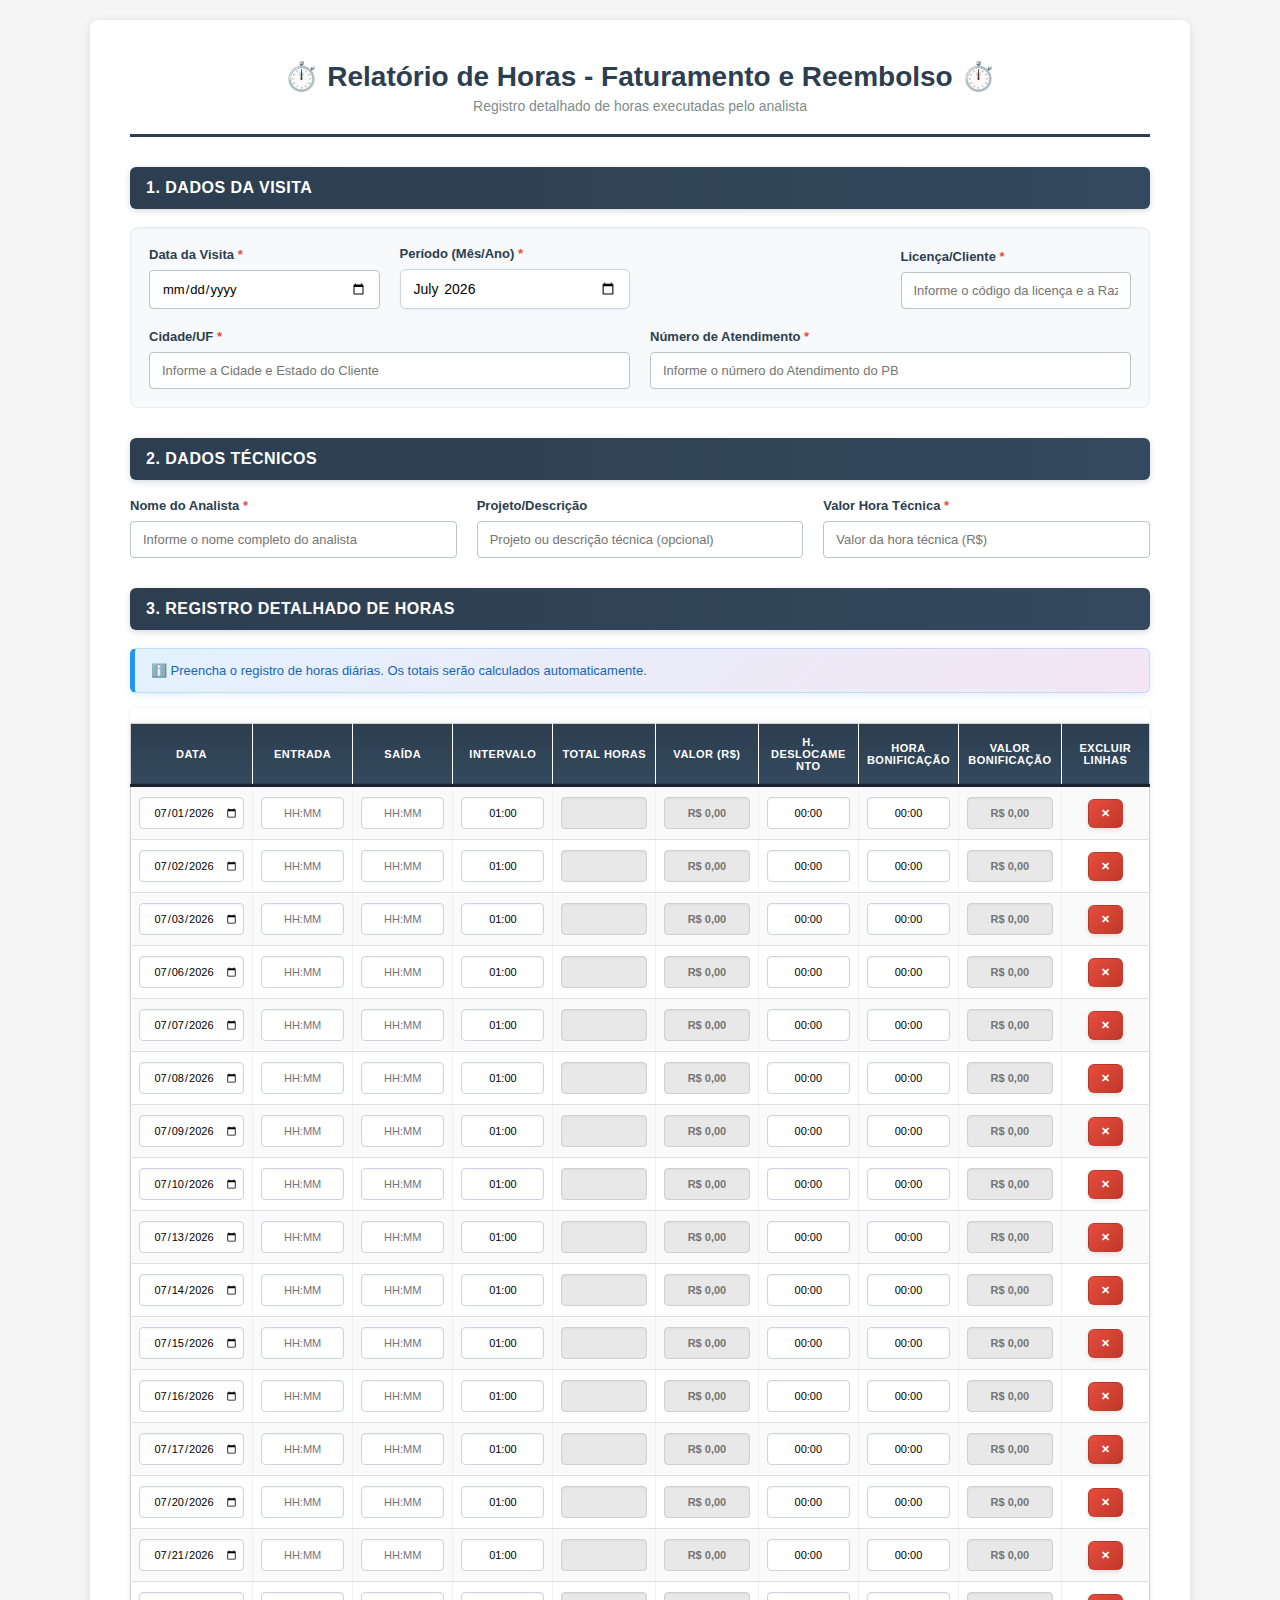
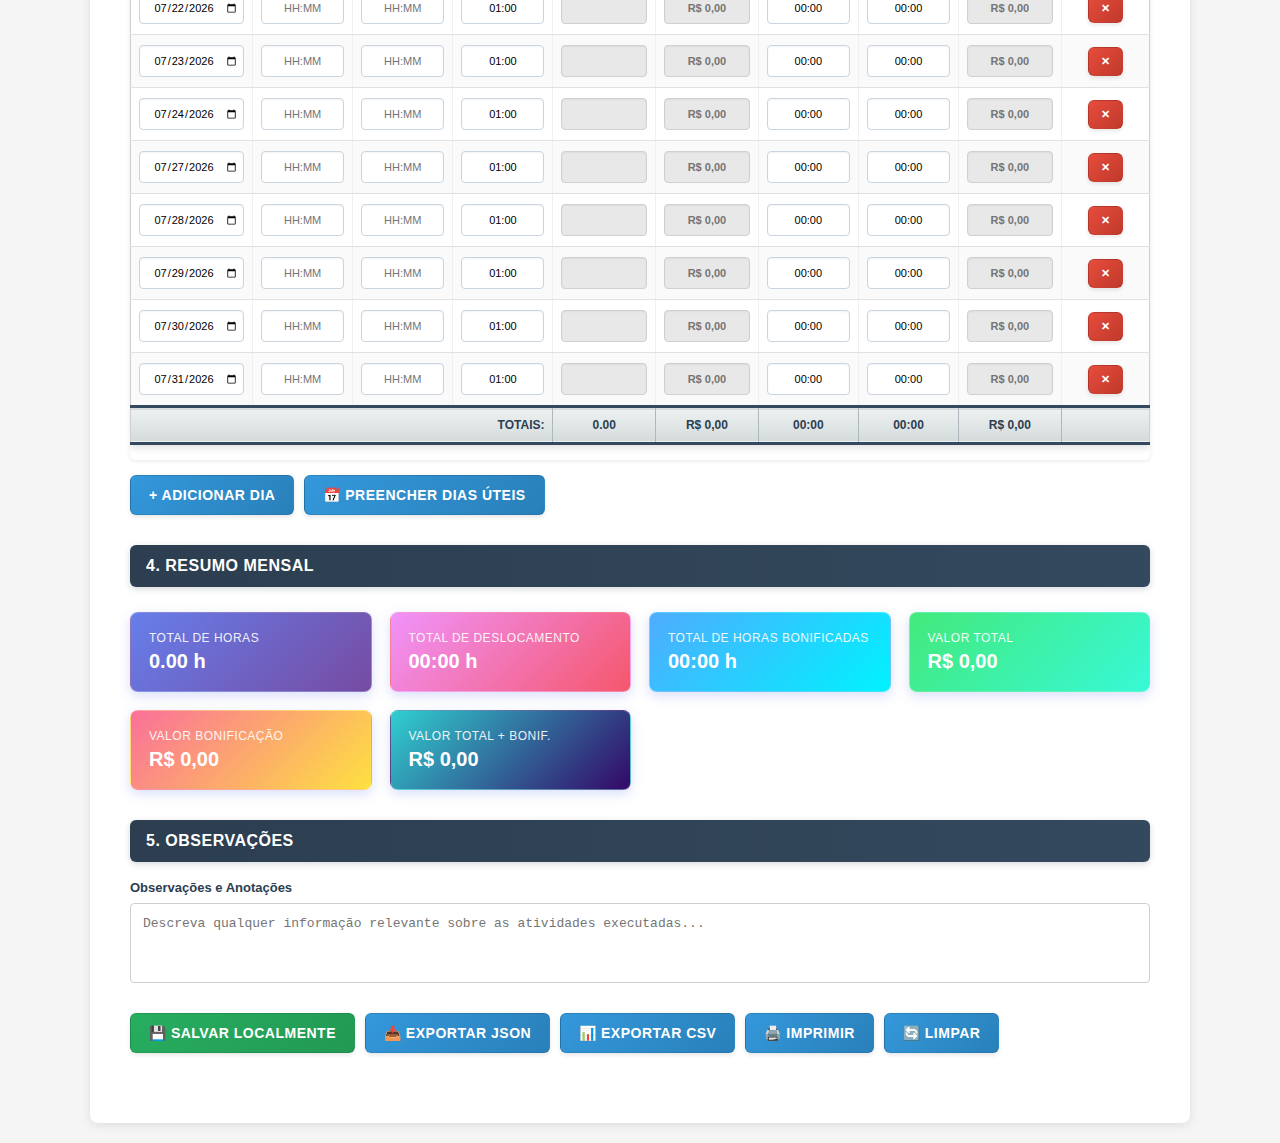
<file: rdv-horas.html>
<!DOCTYPE html>
<html lang="pt-BR">
<head>
    <meta charset="UTF-8">
    <meta name="viewport" content="width=device-width, initial-scale=1.0">
    <title>Controle de Horas - Relatório Mensal</title>
    <link rel="stylesheet" href="style.css">
</head>
<body class="horas">
    <div class="container">
        <div class="header">
            <h1>⏱️ Relatório de Horas - Faturamento e Reembolso ⏱️</h1>
            <p>Registro detalhado de horas executadas pelo analista</p>
        </div>

        <form id="horasForm">
            <!-- SEÇÃO 1: DADOS DA VISITA -->
            <div class="section">
                <div class="section-title">1. Dados da Visita</div>
                <div class="month-selector">
                    <div class="form-group">
                        <label for="dataVisita" class="required">Data da Visita</label>
                        <input type="date" id="dataVisita" name="dataVisita" required onkeydown="navegarComEnterFormulario(event)">
                    </div>
                    <div class="form-group">
                        <label for="mesPeriodo" class="required">Período (Mês/Ano)</label>
                        <input type="month" id="mesPeriodo" name="mesPeriodo" required onkeydown="navegarComEnterFormulario(event)">
                    </div>
                    <div class="form-group">
                    </div>
                    <div class="form-group">
                        <label for="licencaCliente" class="required">Licença/Cliente</label>
                        <input type="text" id="licencaCliente" name="licencaCliente" placeholder="Informe o código da licença e a Razão Sozial do cliente" required onkeydown="navegarComEnterFormulario(event)">
                    </div>
                    <div class="form-group">
                        <label for="cidadeEstado" class="required">Cidade/UF</label>
                        <input type="text" id="cidadeEstado" name="cidadeEstado" placeholder="Informe a Cidade e Estado do Cliente" required onkeydown="navegarComEnterFormulario(event)">
                    </div>                   
                    <div class="form-group">
                        <label for="numeroAtendimento" class="required">Número de Atendimento</label>
                        <input type="text" id="numeroAtendimento" name="numeroAtendimento" placeholder="Informe o número do Atendimento do PB" required onkeydown="navegarComEnterFormulario(event)">
                    </div>                   
                </div>
            </div>

            <!-- SEÇÃO 2: DADOS TÉCNICOS -->
            <div class="section">
                <div class="section-title">2. Dados Técnicos</div>
                <div class="form-row">
                    <div class="form-group">
                        <label for="nomeAnalista" class="required">Nome do Analista</label>
                        <input type="text" id="nomeAnalista" name="nomeAnalista" placeholder="Informe o nome completo do analista" required onkeydown="navegarComEnterFormulario(event)">
                    </div>
                    <div class="form-group">
                        <label for="projeto">Projeto/Descrição</label>
                        <input type="text" id="projeto" name="projeto" placeholder="Projeto ou descrição técnica (opcional)" onkeydown="navegarComEnterFormulario(event)">
                    </div>
                    <div class="form-group">
                        <label for="valorHoraTecnica" class="required">Valor Hora Técnica</label>
                        <input type="text" id="valorHoraTecnica" name="valorHoraTecnica" placeholder="Valor da hora técnica (R$)" required onkeydown="navegarComEnterFormulario(event); if(event.key === 'Enter') validarMoeda(event.target);" onblur="validarMoeda(this)">
                    </div>
                </div>
            </div>

           <!-- SEÇÃO 3: REGISTRO DE HORAS -->
            <div class="section">
                <div class="section-title">3. Registro Detalhado de Horas</div>
                <div class="info-box">
                    ℹ️ Preencha o registro de horas diárias. Os totais serão calculados automaticamente.
                </div>
                
                <div class="table-container">
                    <table id="horasTable">
                        <thead>
                            <tr>
                                <th>Data</th>
                                <th>Entrada</th>
                                <th>Saída</th>
                                <th>Intervalo</th>
                                <th>Total Horas</th>
                                <th>Valor (R$)</th>
                                <th>H. Deslocamento</th>
                                <th>Hora Bonificação</th>
                                <th>Valor Bonificação</th>
                                <th>Excluir Linhas</th>
                            </tr>
                        </thead>
                        <tbody id="tableBody">
                            <!-- Linhas serão adicionadas dinamicamente -->
                        </tbody>
                        <tfoot>
                            <tr class="total-row">
                                <td colspan="4" style="text-align: right;">TOTAIS:</td>
                                <td><span id="totalHoras">0.00</span></td>
                                <td>R$ <span id="totalValor">0.00</span></td>
                                <td><span id="totalDeslocam">0.00</span></td>
                                <td><span id="totalBonif">0.00</span></td>
                                <td>R$ <span id="totalValorBonif">0.00</span></td>
                                <td></td>
                            </tr>
                        </tfoot>
                    </table>
                </div>

                <div class="btn-group">
                    <button type="button" class="btn btn-secondary" data-action="adicionarLinha">+ Adicionar Dia</button>
                    <button type="button" class="btn btn-secondary" data-action="preencherDiasUteis">📅 Preencher Dias Úteis</button>
                </div>
            </div>

            <!-- SEÇÃO 4: RESUMO MENSAL -->
            <div class="section">
                <div class="section-title">4. Resumo Mensal</div>
                <div class="summary-box">
                    <div class="summary-item">
                        <span class="summary-label">Total de Horas</span>
                        <span class="summary-value"><span id="sumTotalHoras">0.00</span> h</span>
                    </div>
                    <div class="summary-item">
                        <span class="summary-label">Total de Deslocamento</span>
                        <span class="summary-value"><span id="sumTotalDeslocam">0.00</span> h</span>
                    </div>
                    <div class="summary-item">
                        <span class="summary-label">Total de Horas Bonificadas</span>
                        <span class="summary-value"><span id="sumTotalBonif">0.00</span> h</span>
                    </div>
                    <div class="summary-item">
                        <span class="summary-label">Valor Total</span>
                        <span class="summary-value">R$ <span id="sumTotalValor">0.00</span></span>
                    </div>
                    <div class="summary-item">
                        <span class="summary-label">Valor Bonificação</span>
                        <span class="summary-value">R$ <span id="sumTotalValorBonif">0.00</span></span>
                    </div>
                    <div class="summary-item">
                        <span class="summary-label">Valor Total + Bonif.</span>
                        <span class="summary-value">R$ <span id="sumTotalGeral">0.00</span></span>
                    </div>
                </div>
            </div>

            <!-- SEÇÃO 5: OBSERVAÇÕES -->
            <div class="section">
                <div class="section-title">5. Observações</div>
                <div class="form-row">
                    <div class="form-group form-row-full">
                        <label for="observacoes">Observações e Anotações</label>
                        <textarea id="observacoes" name="observacoes" placeholder="Descreva qualquer informação relevante sobre as atividades executadas..." onkeydown="if(event.key === 'Enter' && event.ctrlKey) { event.preventDefault(); navegarComEnterFormulario(event); }"></textarea>
                    </div>
                </div>
            </div>

            <!-- SEÇÃO 6: AÇÕES -->
            <div class="section">
                <div class="btn-group">
                    <button type="button" class="btn btn-primary" data-action="salvarDados">💾 Salvar Localmente</button>
                    <button type="button" class="btn btn-secondary" data-action="exportarJSON">📥 Exportar JSON</button>
                    <button type="button" class="btn btn-secondary" data-action="exportarCSV">📊 Exportar CSV</button>
                    <button type="button" class="btn btn-secondary" data-action="imprimirRelatorio">🖨️ Imprimir</button>
                    <button type="reset" class="btn btn-secondary" data-action="limparFormulario">🔄 Limpar</button>
                </div>
            </div>
        </form>
    </div>

    <script src="script.js"></script>
</body>
</html>
</file>
<file: style.css>
* {
    margin: 0;
    padding: 0;
    box-sizing: border-box;
}

body {
    font-family: 'Segoe UI', Tahoma, Geneva, Verdana, sans-serif;
    background-color: #f5f5f5;
    padding: 20px;
}

.container {
    max-width: 1100px;
    margin: 0 auto;
    background-color: white;
    padding: 40px;
    border-radius: 8px;
    box-shadow: 0 2px 10px rgba(0,0,0,0.1);
}

.header {
    text-align: center;
    border-bottom: 3px solid #2c3e50;
    padding-bottom: 20px;
    margin-bottom: 30px;
}

.header h1 {
    color: #2c3e50;
    font-size: 28px;
    margin-bottom: 5px;
}

.header p {
    color: #7f8c8d;
    font-size: 14px;
}

.section {
    margin-bottom: 30px;
}

.section-title {
    background-color: #34495e;
    color: white;
    padding: 12px 15px;
    border-radius: 4px;
    margin-bottom: 15px;
    font-weight: bold;
    font-size: 14px;
    text-transform: uppercase;
    letter-spacing: 0.5px;
}

.form-row {
    display: grid;
    grid-template-columns: repeat(auto-fit, minmax(300px, 1fr));
    gap: 20px;
    margin-bottom: 20px;
}

.form-group {
    display: flex;
    flex-direction: column;
}

.form-group label {
    font-weight: 600;
    margin-bottom: 8px;
    color: #2c3e50;
    font-size: 13px;
}

.form-group input,
.form-group select,
.form-group textarea {
    padding: 10px 12px;
    border: 1px solid #bdc3c7;
    border-radius: 4px;
    font-size: 13px;
    font-family: inherit;
    transition: border-color 0.3s;
}

.form-group input:focus,
.form-group select:focus,
.form-group textarea:focus {
    outline: none;
    border-color: #3498db;
    box-shadow: 0 0 5px rgba(52, 152, 219, 0.3);
}

.form-group textarea {
    resize: none;
    min-height: 80px;
    overflow: auto;
    max-height: 600px;
    font-family: 'Courier New', monospace;
    line-height: 1.5;
    transition: height 0.1s ease;
    text-align: justify;
    text-justify: inter-word;
    border: 1px solid #cfcfcf;
    padding: 10px 12px;
    border-radius: 4px;
    box-sizing: border-box;
}

/* Estilização da barra de rolagem para melhor usabilidade */
.form-group textarea::-webkit-scrollbar {
    width: 10px;
}
.form-group textarea::-webkit-scrollbar-track {
    background: #f1f1f1;
    border-radius: 6px;
}
.form-group textarea::-webkit-scrollbar-thumb {
    background: #c1c1c1;
    border-radius: 6px;
}
.form-group textarea::-webkit-scrollbar-thumb:hover {
    background: #a8a8a8;
}
.form-group textarea {
    scrollbar-width: thin;
    scrollbar-color: #c1c1c1 #f1f1f1;
}

.form-row-full {
    grid-column: 1 / -1;
}

.required::after {
    content: " *";
    color: #e74c3c;
}

.checkbox-group {
    display: grid;
    grid-template-columns: repeat(auto-fit, minmax(200px, 1fr));
    gap: 15px;
    margin-bottom: 20px;
}

.checkbox-item {
    display: flex;
    align-items: center;
    gap: 8px;
}

.checkbox-item input[type="checkbox"] {
    cursor: pointer;
    width: 18px;
    height: 18px;
}

.checkbox-item label {
    margin-bottom: 0;
    font-weight: 400;
    cursor: pointer;
}

.button-group {
    display: flex;
    gap: 10px;
    margin-top: 30px;
    justify-content: center;
    flex-wrap: wrap;
}

button {
    padding: 12px 30px;
    border: none;
    border-radius: 4px;
    font-size: 14px;
    font-weight: 600;
    cursor: pointer;
    transition: all 0.3s;
    text-transform: uppercase;
    letter-spacing: 0.5px;
}

.btn-submit {
    background-color: #27ae60;
    color: white;
}

.btn-submit:hover {
    background-color: #229954;
    box-shadow: 0 2px 5px rgba(39, 174, 96, 0.3);
}

.btn-reset {
    background-color: #95a5a6;
    color: white;
}

.btn-reset:hover {
    background-color: #7f8c8d;
}

.btn-print {
    background-color: #3498db;
    color: white;
}

.btn-print:hover {
    background-color: #2980b9;
}

.btn-open {
    background-color: #e67e22;
    color: white;
}

.btn-open:hover {
    background-color: #d35400;
    box-shadow: 0 2px 5px rgba(230, 126, 34, 0.3);
}

.info-box {
    background-color: #ecf0f1;
    border-left: 4px solid #3498db;
    padding: 12px 15px;
    margin-bottom: 20px;
    border-radius: 4px;
    font-size: 13px;
    color: #2c3e50;
}

@media (max-width: 600px) {
    .container {
        padding: 20px;
    }
    
    .form-row {
        grid-template-columns: 1fr;
    }
    
    .header h1 {
        font-size: 22px;
    }
    
    .button-group {
        flex-direction: column;
    }
    
    button {
        width: 100%;
    }
}

@media print {
    @page {
        size: A4 portrait;
        margin: 12mm;
    }

    html, body {
        background-color: white;
        padding: 0;
        color: #000;
        -webkit-print-color-adjust: exact;
    }

    .container {
        box-shadow: none;
        padding: 8px;
        max-width: 100%;
        border-radius: 0;
    }

    /* Oculta elementos não essenciais na impressão */
    .header p,
    .button-group,
    .btn-print,
    .info-box {
        display: none;
    }

    .header h1 { font-size: 16px; margin-bottom: 4px; }

    /* Compacta espaçamentos e tamanhos para caber em menos páginas */
    body { font-size: 11px; line-height: 1.15; margin: 0; padding: 0; }
    
    .container { 
        padding: 10px; 
        max-width: 100%;
        margin: 0;
        box-shadow: none;
    }
    
    .section { 
        margin-bottom: 8px; 
        page-break-inside: avoid; 
        -webkit-page-break-inside: avoid; 
        break-inside: avoid; 
    }
    
    .section-title { 
        padding: 6px 8px; 
        font-size: 12px; 
        background-color: #f0f0f0;
    }
    
    .form-row { 
        gap: 8px; 
        page-break-inside: avoid;
    }
    
    .form-group { 
        page-break-inside: avoid;
    }

    /* Quando a classe 'allow-break' for adicionada via JS, permitir quebras dentro do elemento */
    .form-group.allow-break,
    .form-row.allow-break,
    .section.allow-break {
        page-break-inside: auto !important;
        -webkit-page-break-inside: auto !important;
        break-inside: auto !important;
    }

    /* Estilos visuais para o bloco usado na impressão (substitui textarea) */
    .print-textarea {
        display: block !important;
        white-space: pre-wrap !important;
        word-break: break-word !important;
        width: 100% !important;
        box-sizing: border-box !important;
        page-break-inside: auto !important;
        break-inside: auto !important;
        text-align: justify !important;
        text-justify: inter-word !important;
        border: 1px solid #cfcfcf !important;
        padding: 6px 8px !important;
        border-radius: 4px !important;
        background: transparent !important;
    }
    
    .form-group label { font-size: 12px; }
    
    .form-group input,
    .form-group select,
    .form-group textarea { 
        padding: 4px 6px; 
        font-size: 10px;
        border: 0.5px solid #999;
    }
    
    .form-group textarea { 
        min-height: auto;
        height: auto;
        overflow: visible;
    }
    
    .checkbox-group { 
        grid-template-columns: repeat(auto-fit, minmax(120px, 1fr)); 
        gap: 6px; 
    }

    /* Força quebras de página quando explicitamente necessário (use a classe .page-break no HTML) */
    .page-break { 
        page-break-after: always; 
        -webkit-page-break-after: always; 
    }

    /* Segurança: remover sombras e bordas que consomem espaço visual */
    .container { border: none; }
}

/* ==================== PORTAL INDEX.HTML STYLES ==================== */

/* Estilos específicos para a página do portal */
body.portal {
    background: linear-gradient(135deg, #667eea 0%, #764ba2 100%);
    min-height: 100vh;
}

body.portal .container {
    max-width: 1200px;
    background-color: transparent;
    box-shadow: none;
}

/* HEADER DO PORTAL */
.portal .header {
    background-color: white;
    padding: 40px;
    border-radius: 10px;
    box-shadow: 0 5px 20px rgba(0, 0, 0, 0.1);
    margin-bottom: 40px;
    text-align: center;
    border-bottom: none;
}

.portal .header h1 {
    color: #2c3e50;
    font-size: 32px;
    margin-bottom: 10px;
    border-bottom: none;
}

.portal .header p {
    color: #7f8c8d;
    font-size: 16px;
    margin-bottom: 20px;
}

.header-info {
    display: grid;
    grid-template-columns: repeat(auto-fit, minmax(200px, 1fr));
    gap: 20px;
    margin-top: 30px;
}

.info-card {
    background-color: #f8f9fa;
    padding: 15px;
    border-radius: 6px;
    border-left: 4px solid #667eea;
    transition: all 0.3s ease;
}

.info-card:hover {
    background-color: #e8eef5;
    border-left-color: #764ba2;
    transform: translateX(5px);
    box-shadow: 0 2px 8px rgba(0,0,0,0.1);
    cursor: pointer;
}

.info-card strong {
    color: #2c3e50;
    display: block;
    margin-bottom: 5px;
}

.info-card span {
    color: #7f8c8d;
    font-size: 14px;
    transition: color 0.3s ease;
}

.info-card:hover span {
    color: #2c3e50;
}

/* MENU PRINCIPAL DO PORTAL */
.main-menu {
    display: grid;
    grid-template-columns: repeat(auto-fit, minmax(280px, 1fr));
    gap: 25px;
    margin-bottom: 40px;
}

.menu-card {
    background-color: white;
    border-radius: 10px;
    overflow: hidden;
    box-shadow: 0 5px 20px rgba(0, 0, 0, 0.1);
    transition: transform 0.3s, box-shadow 0.3s;
    cursor: pointer;
    text-decoration: none;
}

.menu-card:hover {
    transform: translateY(-10px);
    box-shadow: 0 10px 30px rgba(0, 0, 0, 0.2);
}

.menu-card-header {
    background: linear-gradient(135deg, #667eea 0%, #764ba2 100%);
    padding: 30px 20px;
    text-align: center;
    color: white;
}

.menu-card-icon {
    font-size: 48px;
    margin-bottom: 10px;
}

.menu-card-title {
    font-size: 20px;
    font-weight: bold;
    margin-bottom: 5px;
}

.menu-card-subtitle {
    font-size: 12px;
    opacity: 0.9;
}

.menu-card-body {
    padding: 20px;
    color: #2c3e50;
}

.menu-card-desc {
    font-size: 13px;
    color: #7f8c8d;
    margin-bottom: 15px;
    line-height: 1.5;
}

.menu-card-features {
    list-style: none;
    font-size: 12px;
    margin-bottom: 15px;
}

.menu-card-features li {
    padding: 5px 0;
    color: #7f8c8d;
}

.menu-card-features li:before {
    content: "✓ ";
    color: #27ae60;
    font-weight: bold;
    margin-right: 5px;
}

.menu-card-btn {
    display: inline-block;
    background: linear-gradient(135deg, #667eea 0%, #764ba2 100%);
    color: white;
    padding: 10px 20px;
    border-radius: 5px;
    text-decoration: none;
    font-weight: 600;
    font-size: 13px;
    transition: opacity 0.3s;
    text-align: center;
    width: 100%;
    border: none;
    cursor: pointer;
}

.menu-card-btn:hover {
    opacity: 0.9;
}

/* SEÇÃO DE RECURSOS DO PORTAL */
.resources-section {
    background-color: white;
    padding: 40px;
    border-radius: 10px;
    box-shadow: 0 5px 20px rgba(0, 0, 0, 0.1);
    margin-bottom: 40px;
}

.resources-grid {
    display: grid;
    grid-template-columns: repeat(auto-fit, minmax(250px, 1fr));
    gap: 20px;
}

.resource-item {
    background-color: #f8f9fa;
    padding: 20px;
    border-radius: 6px;
    border-left: 4px solid #667eea;
}

.resource-item h3 {
    color: #2c3e50;
    margin-bottom: 10px;
    font-size: 15px;
}

.resource-item p {
    color: #7f8c8d;
    font-size: 13px;
    line-height: 1.6;
}

/* SEÇÃO DE ESTATÍSTICAS DO PORTAL */
.stats-section {
    display: grid;
    grid-template-columns: repeat(auto-fit, minmax(200px, 1fr));
    gap: 20px;
    margin-bottom: 40px;
}

.stat-card {
    background-color: white;
    padding: 25px;
    border-radius: 10px;
    box-shadow: 0 5px 20px rgba(0, 0, 0, 0.1);
    text-align: center;
}

.stat-card-icon {
    font-size: 36px;
    margin-bottom: 10px;
}

.stat-card-value {
    font-size: 28px;
    font-weight: bold;
    color: #667eea;
    margin-bottom: 5px;
}

.stat-card-label {
    font-size: 13px;
    color: #7f8c8d;
}

/* SEÇÃO DE LINKS ÚTEIS DO PORTAL */
.links-section {
    background-color: white;
    padding: 40px;
    border-radius: 10px;
    box-shadow: 0 5px 20px rgba(0, 0, 0, 0.1);
    margin-bottom: 40px;
}

.links-grid {
    display: grid;
    grid-template-columns: repeat(auto-fit, minmax(200px, 1fr));
    gap: 15px;
}

.link-btn {
    display: inline-block;
    background-color: #f8f9fa;
    color: #2c3e50;
    padding: 15px;
    border-radius: 6px;
    text-decoration: none;
    border: 2px solid #e0e0e0;
    transition: all 0.3s;
    text-align: center;
    font-weight: 600;
    font-size: 13px;
    cursor: pointer;
}

.link-btn:hover {
    background-color: #667eea;
    color: white;
    border-color: #667eea;
}

/* FOOTER DO PORTAL */
.footer {
    background-color: white;
    padding: 30px;
    border-radius: 10px;
    box-shadow: 0 5px 20px rgba(0, 0, 0, 0.1);
    text-align: center;
    color: #7f8c8d;
    font-size: 13px;
}

.footer p {
    margin-bottom: 10px;
}

/* BADGES DO PORTAL */
.badge {
    display: inline-block;
    background-color: #667eea;
    color: white;
    padding: 4px 10px;
    border-radius: 20px;
    font-size: 11px;
    margin-right: 5px;
    margin-top: 10px;
}

.badge-success {
    background-color: #27ae60;
}

.badge-warning {
    background-color: #f39c12;
}

.badge-info {
    background-color: #3498db;
}

/* RESPONSIVE PORTAL */
@media (max-width: 768px) {
    .portal .header h1 {
        font-size: 24px;
    }

    .menu-card-icon {
        font-size: 36px;
    }

    .main-menu {
        grid-template-columns: 1fr;
    }

    .header-info {
        grid-template-columns: 1fr;
    }

    .stats-section {
        grid-template-columns: repeat(2, 1fr);
    }
}

/* PRINT PORTAL */
@media print {
    body {
        background: white;
    }

    .menu-card:hover {
        transform: none;
    }
}

/* ==================== RDV-HORAS.HTML SPECIFIC STYLES ==================== */

/* Seletor de Mês */
.horas .month-selector {
    display: flex;
    gap: 20px;
    align-items: flex-end;
    margin-bottom: 20px;
    flex-wrap: wrap;
    background-color: #f8f9fa;
    padding: 18px;
    border-radius: 8px;
    border: 1px solid #e9ecef;
    box-shadow: inset 0 1px 3px rgba(0, 0, 0, 0.05);
}

.horas .month-selector .form-group {
    flex: 1;
    min-width: 200px;
}

.horas .month-selector input[type="month"] {
    padding: 10px 12px;
    border: 1px solid #cbd5e0;
    border-radius: 6px;
    font-size: 14px;
    background-color: white;
    transition: all 0.3s ease;
    box-shadow: 0 1px 3px rgba(0, 0, 0, 0.05);
}

.horas .month-selector input[type="month"]:focus {
    outline: none;
    border-color: #2196F3;
    box-shadow: 0 0 0 3px rgba(33, 150, 243, 0.1);
}

/* Tabela de Horas */
#horasTable {
    width: 100%;
    border-collapse: collapse;
    margin: 15px 0;
    background-color: white;
    box-shadow: 0 2px 8px rgba(0, 0, 0, 0.15);
    border: 1px solid #d0d0d0;
}

#horasTable thead {
    background: linear-gradient(180deg, #2c3e50 0%, #34495e 100%);
    border-bottom: 3px solid #1a252f;
    position: sticky;
    top: 0;
    z-index: 10;
}

#horasTable th {
    padding: 12px 8px;
    text-align: center;
    font-weight: 700;
    color: white;
    font-size: 11px;
    text-transform: uppercase;
    letter-spacing: 0.5px;
    border-right: 1px solid rgba(255, 255, 255, 0.2);
    word-break: break-word;
    min-width: 80px;
}

#horasTable th:last-child {
    border-right: none;
}

#horasTable td {
    padding: 10px 8px;
    border-bottom: 1px solid #e0e0e0;
    border-right: 1px solid #f0f0f0;
    font-size: 12px;
    text-align: center;
}

#horasTable td:last-child {
    border-right: none;
}

/* Zebra striping - linhas alternadas */
#horasTable tbody tr:nth-child(odd) {
    background-color: #fafafa;
}

#horasTable tbody tr:nth-child(even) {
    background-color: #ffffff;
}

#horasTable tbody tr:hover {
    background-color: #e8f4f8;
    box-shadow: inset 0 0 0 1px #b3d9e6;
}

/* Linha de totais */
#horasTable .total-row {
    background: linear-gradient(180deg, #ecf0f1 0%, #d5dbdb 100%);
    font-weight: 700;
    border-top: 3px solid #34495e;
    border-bottom: 3px solid #34495e;
    color: #2c3e50;
}

#horasTable .total-row td {
    padding: 10px 8px;
    border-bottom: none;
    border-right: 1px solid #b0b7c0;
}

#horasTable .total-row td:last-child {
    border-right: none;
}

/* Inputs na tabela */
#horasTable input[type="date"],
#horasTable input[type="text"],
#horasTable input[type="number"] {
    width: 100%;
    padding: 6px 4px;
    border: 1px solid #cbd5e0;
    border-radius: 4px;
    font-size: 11px;
    font-weight: 500;
    font-family: 'Segoe UI', Tahoma, Geneva, sans-serif;
    text-align: center;
    background-color: #ffffff;
    transition: all 0.2s ease;
    box-shadow: inset 0 1px 2px rgba(0, 0, 0, 0.05);
    min-height: 32px;
}

#horasTable input[type="date"]:focus,
#horasTable input[type="text"]:focus,
#horasTable input[type="number"]:focus {
    outline: none;
    border-color: #2196F3;
    box-shadow: 0 0 0 3px rgba(33, 150, 243, 0.1), inset 0 1px 2px rgba(0, 0, 0, 0.05);
    background-color: #f0f7ff;
}

/* Campos readonly (desabilitados) */
#horasTable input[readonly] {
    background-color: #f5f5f5;
    cursor: not-allowed;
    font-weight: 600;
    color: #2c3e50;
    border-color: #d0d0d0;
}

#horasTable input[readonly]:focus {
    box-shadow: none;
}

/* Container de Tabela com Scroll */
.table-container {
    overflow-x: auto;
    margin: 10px 0;
    border-radius: 6px;
    box-shadow: 0 1px 4px rgba(0, 0, 0, 0.1);
    -webkit-overflow-scrolling: touch;
}

/* Botões Específicos de RDV-Horas */
.horas .btn {
    padding: 11px 18px;
    border: none;
    border-radius: 6px;
    font-size: 14px;
    cursor: pointer;
    transition: all 0.3s ease;
    font-weight: 600;
    text-transform: uppercase;
    letter-spacing: 0.5px;
    box-shadow: 0 2px 4px rgba(0, 0, 0, 0.1);
}

.horas .btn:active {
    transform: scale(0.98);
}

.horas .btn-primary {
    background: linear-gradient(135deg, #27ae60 0%, #229954 100%);
    color: white;
    border: 1px solid rgba(0, 0, 0, 0.1);
}

.horas .btn-primary:hover {
    background: linear-gradient(135deg, #229954 0%, #1e8449 100%);
    box-shadow: 0 4px 12px rgba(39, 174, 96, 0.35);
    transform: translateY(-2px);
}

.horas .btn-secondary {
    background: linear-gradient(135deg, #3498db 0%, #2980b9 100%);
    color: white;
    border: 1px solid rgba(0, 0, 0, 0.1);
}

.horas .btn-secondary:hover {
    background: linear-gradient(135deg, #2980b9 0%, #2471a3 100%);
    box-shadow: 0 4px 12px rgba(52, 152, 219, 0.35);
    transform: translateY(-2px);
}

.horas .btn-danger {
    background: linear-gradient(135deg, #e74c3c 0%, #c0392b 100%);
    color: white;
    padding: 7px 12px;
    font-size: 11px;
    border: 1px solid rgba(0, 0, 0, 0.1);
}

.horas .btn-danger:hover {
    background: linear-gradient(135deg, #c0392b 0%, #a93226 100%);
    box-shadow: 0 4px 8px rgba(231, 76, 60, 0.35);
}

/* Grupo de Botões */
.horas .btn-group {
    display: flex;
    gap: 10px;
    margin: 15px 0;
    flex-wrap: wrap;
}

/* Caixa de Informação */
.horas .info-box {
    background: linear-gradient(135deg, #e3f2fd 0%, #f3e5f5 100%);
    border-left: 5px solid #2196F3;
    padding: 14px 16px;
    margin: 15px 0;
    border-radius: 6px;
    color: #1565c0;
    font-size: 13px;
    border-top: 1px solid rgba(33, 150, 243, 0.2);
    border-right: 1px solid rgba(33, 150, 243, 0.2);
    border-bottom: 1px solid rgba(33, 150, 243, 0.2);
    box-shadow: 0 2px 6px rgba(33, 150, 243, 0.15);
    font-weight: 500;
}

/* Resumo Mensal */
.summary-box {
    display: grid;
    grid-template-columns: repeat(auto-fit, minmax(200px, 1fr));
    gap: 18px;
    margin: 25px 0;
}

.summary-item {
    background: linear-gradient(135deg, #667eea 0%, #764ba2 100%);
    padding: 18px;
    border-radius: 8px;
    box-shadow: 0 4px 12px rgba(102, 126, 234, 0.25);
    color: white;
    display: flex;
    flex-direction: column;
    justify-content: space-between;
    transition: transform 0.3s ease, box-shadow 0.3s ease;
    border: 1px solid rgba(255, 255, 255, 0.2);
}

.summary-item:hover {
    transform: translateY(-4px);
    box-shadow: 0 6px 16px rgba(102, 126, 234, 0.35);
}

.summary-item:nth-child(2) {
    background: linear-gradient(135deg, #f093fb 0%, #f5576c 100%);
}

.summary-item:nth-child(3) {
    background: linear-gradient(135deg, #4facfe 0%, #00f2fe 100%);
}

.summary-item:nth-child(4) {
    background: linear-gradient(135deg, #43e97b 0%, #38f9d7 100%);
}

.summary-item:nth-child(5) {
    background: linear-gradient(135deg, #fa709a 0%, #fee140 100%);
}

.summary-item:nth-child(6) {
    background: linear-gradient(135deg, #30cfd0 0%, #330867 100%);
}

.summary-label {
    font-size: 12px;
    opacity: 0.9;
    text-transform: uppercase;
    letter-spacing: 0.5px;
    margin-bottom: 5px;
}

.summary-value {
    font-size: 20px;
    font-weight: 700;
}

/* Seção Titles Override para RDV-Horas */
.horas .section-title {
    font-size: 16px;
    font-weight: 700;
    color: white;
    margin: 25px 0 18px 0;
    padding: 12px 16px;
    border-bottom: none;
    background: linear-gradient(90deg, #2c3e50 0%, #34495e 100%);
    border-radius: 6px;
    text-transform: uppercase;
    letter-spacing: 0.5px;
    box-shadow: 0 2px 6px rgba(44, 62, 80, 0.2);
}

/* Responsivo RDV-Horas */
@media (max-width: 768px) {
    .horas .month-selector {
        flex-direction: column;
        align-items: stretch;
    }

    .horas .month-selector .form-group {
        width: 100%;
    }

    #horasTable {
        font-size: 12px;
    }

    #horasTable th,
    #horasTable td {
        padding: 8px 6px;
    }

    .horas .btn-group {
        flex-direction: column;
    }

    .horas .btn {
        width: 100%;
    }

    .summary-box {
        grid-template-columns: 1fr;
    }
}

/* Impressão RDV-Horas */
@media print {
    .horas .btn,
    .horas .btn-group,
    .horas .info-box {
        display: none;
    }

    .horas .header {
        page-break-after: avoid;
        margin-bottom: 10px;
    }

    .horas .header h1 {
        font-size: 16px;
        margin: 0 0 5px 0;
    }

    .horas .header p {
        font-size: 12px;
        margin: 0 0 10px 0;
    }

    .horas .section {
        page-break-inside: avoid;
        margin-bottom: 10px;
    }

    .horas .section-title {
        font-size: 13px;
        margin: 8px 0 5px 0;
        padding-bottom: 3px;
        background-color: #f0f0f0;
        border: none;
    }

    #horasTable {
        font-size: 9px;
        width: 100%;
    }

    #horasTable th,
    #horasTable td {
        padding: 3px 2px;
        border: 0.5px solid #999;
    }

    #horasTable th {
        background-color: #e0e0e0;
    }

    #horasTable .total-row {
        background-color: #f5f5f5;
        font-weight: bold;
    }

    .horas input[type="text"],
    .horas input[type="date"],
    .horas input[type="number"],
    .horas input[type="month"],
    .horas select,
    .horas textarea {
        font-size: 10px;
        padding: 2px 4px;
        border: 0.5px solid #999;
    }

    .horas textarea {
        min-height: auto;
        height: auto;
        overflow: visible;
    }

    .summary-box {
        display: grid;
        grid-template-columns: repeat(2, 1fr);
        gap: 8px;
        page-break-inside: avoid;
    }

    .summary-item {
        padding: 8px;
        font-size: 11px;
        page-break-inside: avoid;
    }

    .summary-label {
        font-size: 9px;
        margin-bottom: 3px;
    }

    .summary-value {
        font-size: 12px;
    }

    .horas .month-selector {
        display: grid;
        grid-template-columns: repeat(2, 1fr);
        gap: 10px;
    }

    .horas .month-selector .form-group {
        width: 100%;
        margin-bottom: 5px;
    }

    .horas .form-group label {
        font-size: 11px;
        margin-bottom: 3px;
    }

    .horas .form-row {
        page-break-inside: avoid;
    }

    .horas .form-group {
        page-break-inside: avoid;
    }

    @page {
        margin: 10px;
        size: A4;
    }
}

/* Estilos para impressão: substituir textareas por blocos que permitem quebra de página */
@media print {
    textarea { display: none !important; }
    input[type="file"] { display: none !important; }
    .button-group, .btn-open, .btn-submit, .btn-print, .btn-reset { display: none !important; }

    .print-textarea {
        display: block !important;
        white-space: pre-wrap !important;
        word-break: break-word !important;
        width: 100% !important;
        box-sizing: border-box !important;
        page-break-inside: auto !important;
        break-inside: auto !important;
    }

    .container { box-shadow: none; border-radius: 0; padding: 12px; }
}
</file>
